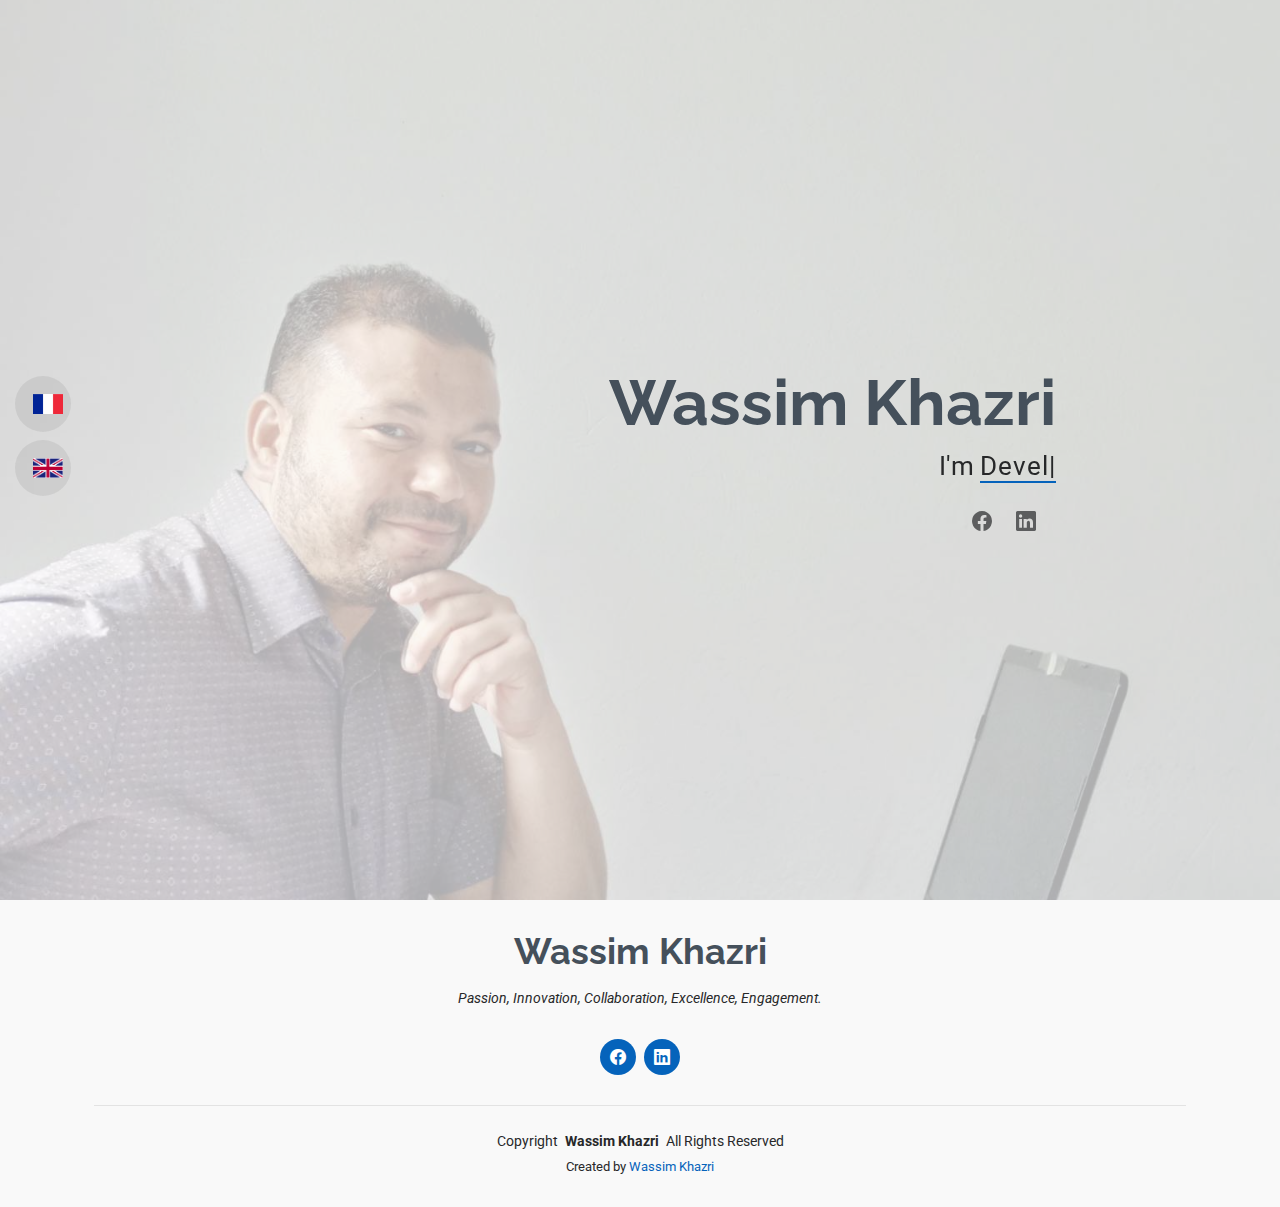
<file: index.html>
<!DOCTYPE html>
<html lang="en">

<head>
  <meta charset="utf-8">
  <meta content="width=device-width, initial-scale=1.0" name="viewport">
  <title>Pear - MyResume</title>
  <meta content="" name="description">
  <meta content="" name="keywords">

  <!-- Favicons -->
  <link href="assets/img/pear.png" rel="icon">
  <link href="assets/img/apple-touch-icon.png" rel="apple-touch-icon">

  <!-- Fonts -->
  <link href="https://fonts.googleapis.com" rel="preconnect">
  <link href="https://fonts.gstatic.com" rel="preconnect" crossorigin>
  <link href="https://fonts.googleapis.com/css2?family=Roboto:ital,wght@0,100;0,300;0,400;0,500;0,700;0,900;1,100;1,300;1,400;1,500;1,700;1,900&family=Poppins:ital,wght@0,100;0,200;0,300;0,400;0,500;0,600;0,700;0,800;0,900;1,100;1,200;1,300;1,400;1,500;1,600;1,700;1,800;1,900&family=Raleway:ital,wght@0,100;0,200;0,300;0,400;0,500;0,600;0,700;0,800;0,900;1,100;1,200;1,300;1,400;1,500;1,600;1,700;1,800;1,900&display=swap" rel="stylesheet">

  <!-- Vendor CSS Files -->
  <link href="assets/vendor/bootstrap/css/bootstrap.min.css" rel="stylesheet">
  <link href="assets/vendor/bootstrap-icons/bootstrap-icons.css" rel="stylesheet">
  <link href="assets/vendor/aos/aos.css" rel="stylesheet">
  <link href="assets/vendor/glightbox/css/glightbox.min.css" rel="stylesheet">
  <link href="assets/vendor/swiper/swiper-bundle.min.css" rel="stylesheet">

  <!-- Main CSS File -->
  <link href="assets/css/main.css" rel="stylesheet">
</head>

<body class="index-page">

  <header id="header" class="header d-flex flex-column justify-content-center">

    <i class="header-toggle d-xl-none bi bi-list"></i>

    <nav id="navmenu" class="navmenu">
      <ul>
        <li><a href="french.html"><img src="assets/img/fr.png" alt="French flag" class="flag-icon"><span>Version française</span></a></li>
        <li><a href="english.html"><img src="assets/img/uk.png" alt="English flag" class="flag-icon"><span>English version</span></a></li>
      </ul>
      
    </nav>
  </header>
  <main class="main">
    <!-- Hero Section -->
    <section id="hero" class="hero section light-background">
      <img src="assets/img/wassim11.jpg" alt="">
      <div class="container" data-aos="zoom-out">
        <div class="row justify-content-center">
          <div class="col-lg-9">
            <h2>Wassim Khazri</h2>
            <p>I'm <span class="typed" data-typed-items="Developer"></span><span class="typed-cursor typed-cursor--blink" aria-hidden="true"></span></p>
            <div class="social-links">
              <a href="https://www.facebook.com/wassim.khazri.106" target="_blank"><i class="bi bi-facebook"></i></a>
              <a href="https://www.linkedin.com/in/wassim-khazri-ab923a14b/" target="_blank"><i class="bi bi-linkedin"></i></a>
            </div>
          </div>
        </div>
      </div>

    </section>
  </main>
  <footer id="footer" class="footer position-relative light-background">
    <div class="container">
      <h3 class="sitename">Wassim Khazri</h3>
      <p>Passion, Innovation, Collaboration, Excellence, Engagement.</p>
      <div class="social-links d-flex justify-content-center">
        <!-- <a href=""><i class="bi bi-twitter-x"></i></a>
        <a href=""><i class="bi bi-instagram"></i></a>
        <a href=""><i class="bi bi-skype"></i></a> -->
        <a href="https://www.facebook.com/wassim.khazri.106" target="_blank"><i class="bi bi-facebook"></i></a>
        <a href="https://www.linkedin.com/in/wassim-khazri-ab923a14b/" target="_blank"><i class="bi bi-linkedin"></i></a>
      </div>
      <div class="container">
        <div class="copyright">
          <span>Copyright</span> <strong class="px-1 sitename">Wassim Khazri</strong> <span>All Rights Reserved</span>
        </div>
        <div class="credits">
          <!-- All the links in the footer should remain intact. -->
          <!-- You can delete the links only if you've purchased the pro version. -->
          <!-- Licensing information: https://bootstrapmade.com/license/ -->
          <!-- Purchase the pro version with working PHP/AJAX contact form: [buy-url] -->
          Created by <a href="https://www.linkedin.com/in/wassim-khazri-ab923a14b/" target="_blank">Wassim Khazri</a>
        </div>
      </div>
    </div>
  </footer>

  <!-- Scroll Top -->
  <a href="#" id="scroll-top" class="scroll-top d-flex align-items-center justify-content-center"><i class="bi bi-arrow-up-short"></i></a>

  <!-- Preloader -->
  <div id="preloader"></div>

  <!-- Vendor JS Files -->
  <script src="assets/vendor/bootstrap/js/bootstrap.bundle.min.js"></script>
  <script src="assets/vendor/php-email-form/validate.js"></script>
  <script src="assets/vendor/aos/aos.js"></script>
  <script src="assets/vendor/typed.js/typed.umd.js"></script>
  <script src="assets/vendor/purecounter/purecounter_vanilla.js"></script>
  <script src="assets/vendor/waypoints/noframework.waypoints.js"></script>
  <script src="assets/vendor/glightbox/js/glightbox.min.js"></script>
  <script src="assets/vendor/imagesloaded/imagesloaded.pkgd.min.js"></script>
  <script src="assets/vendor/isotope-layout/isotope.pkgd.min.js"></script>
  <script src="assets/vendor/swiper/swiper-bundle.min.js"></script>

  <!-- Main JS File -->
  <script src="assets/js/main.js"></script>

</body>

</html>
</file>
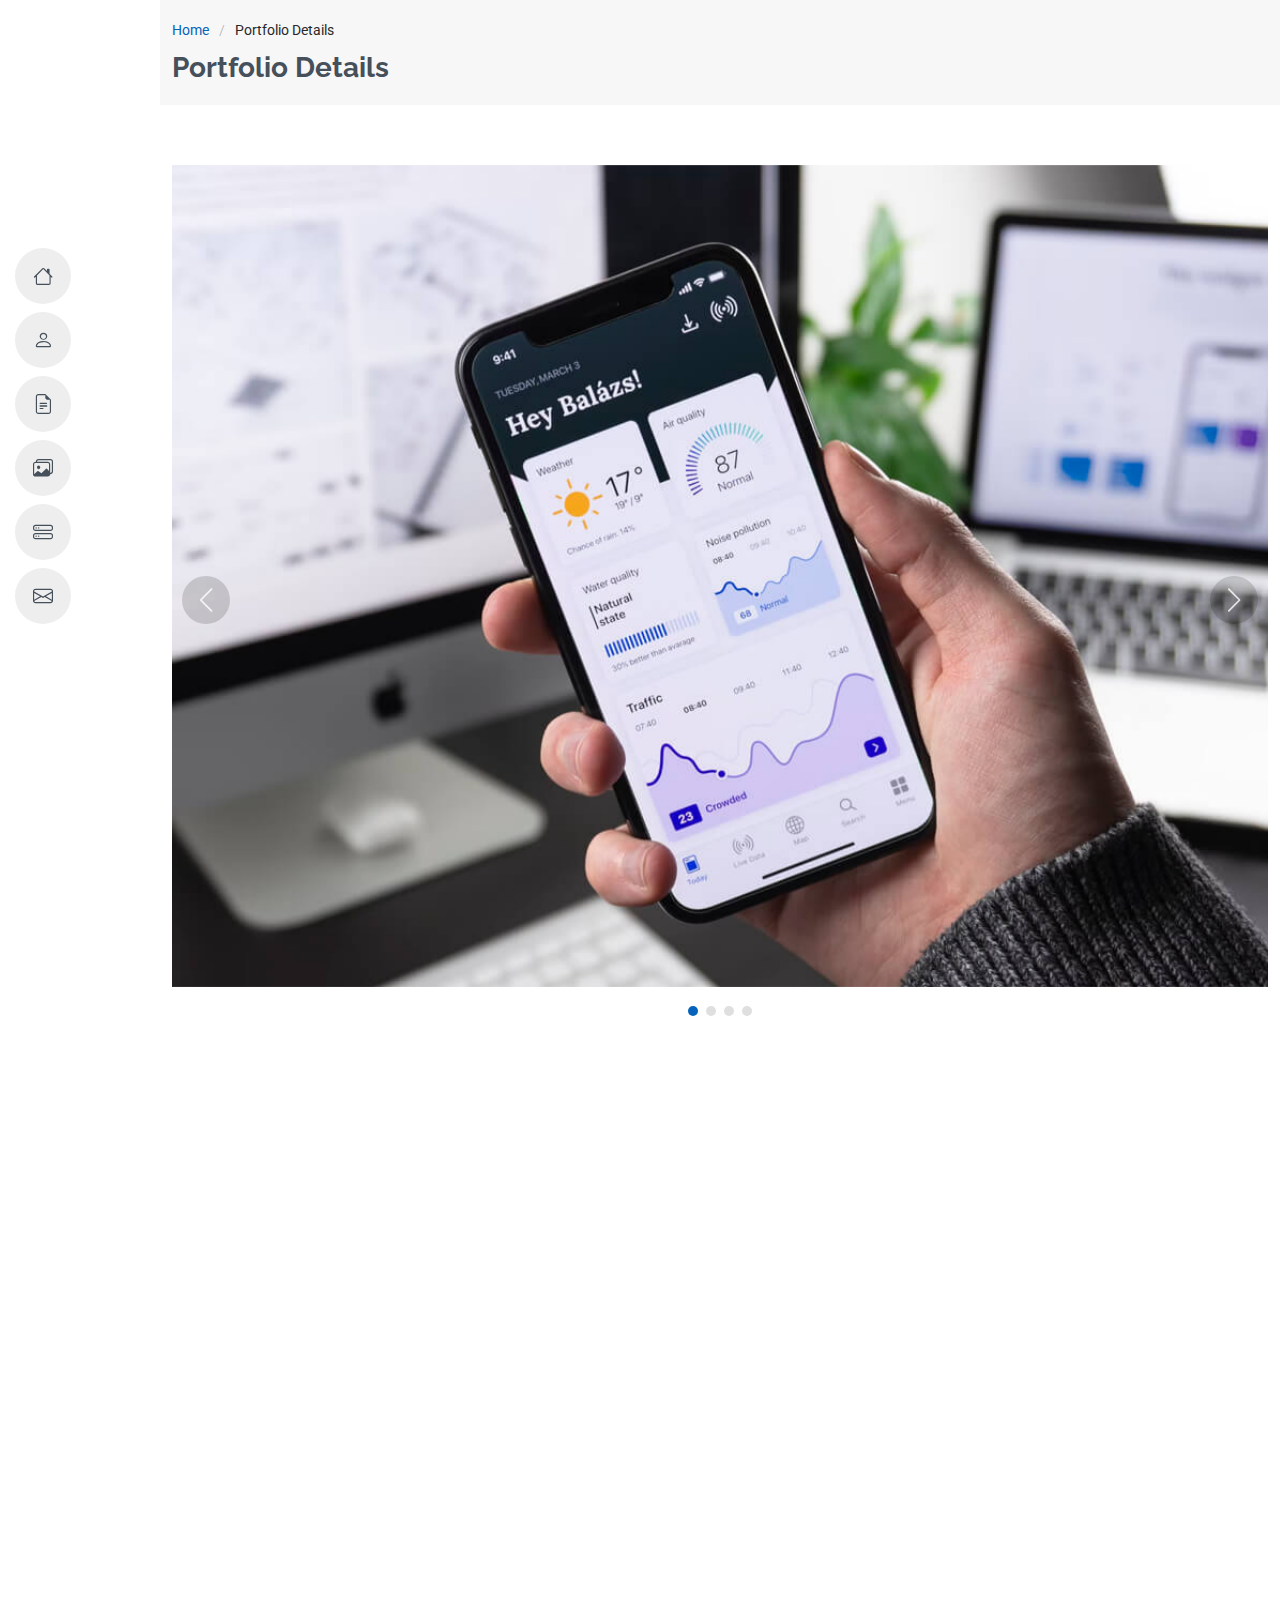
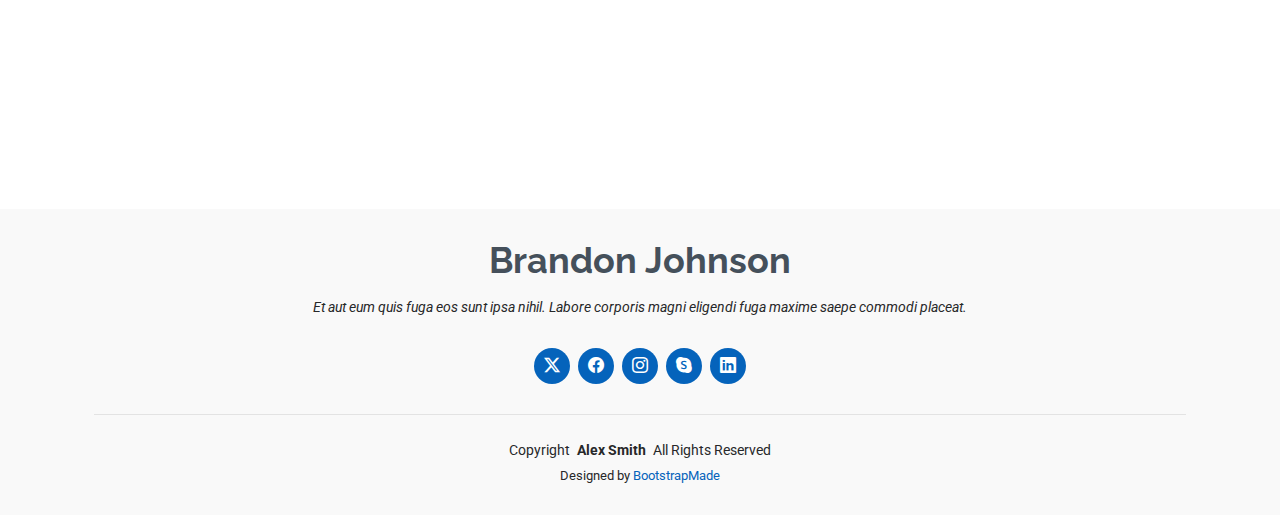
<file: portfolio-details.html>
<!DOCTYPE html>
<html lang="en">

<head>
  <meta charset="utf-8">
  <meta content="width=device-width, initial-scale=1.0" name="viewport">
  <title>Portfolio Details - MyResume Bootstrap Template</title>
  <meta content="" name="description">
  <meta content="" name="keywords">

  <!-- Favicons -->
  <link href="assets/img/favicon.png" rel="icon">
  <link href="assets/img/apple-touch-icon.png" rel="apple-touch-icon">

  <!-- Fonts -->
  <link href="https://fonts.googleapis.com" rel="preconnect">
  <link href="https://fonts.gstatic.com" rel="preconnect" crossorigin>
  <link href="https://fonts.googleapis.com/css2?family=Roboto:ital,wght@0,100;0,300;0,400;0,500;0,700;0,900;1,100;1,300;1,400;1,500;1,700;1,900&family=Poppins:ital,wght@0,100;0,200;0,300;0,400;0,500;0,600;0,700;0,800;0,900;1,100;1,200;1,300;1,400;1,500;1,600;1,700;1,800;1,900&family=Raleway:ital,wght@0,100;0,200;0,300;0,400;0,500;0,600;0,700;0,800;0,900;1,100;1,200;1,300;1,400;1,500;1,600;1,700;1,800;1,900&display=swap" rel="stylesheet">

  <!-- Vendor CSS Files -->
  <link href="assets/vendor/bootstrap/css/bootstrap.min.css" rel="stylesheet">
  <link href="assets/vendor/bootstrap-icons/bootstrap-icons.css" rel="stylesheet">
  <link href="assets/vendor/aos/aos.css" rel="stylesheet">
  <link href="assets/vendor/glightbox/css/glightbox.min.css" rel="stylesheet">
  <link href="assets/vendor/swiper/swiper-bundle.min.css" rel="stylesheet">

  <!-- Main CSS File -->
  <link href="assets/css/main.css" rel="stylesheet">

  <!-- =======================================================
  * Template Name: MyResume
  * Template URL: https://bootstrapmade.com/free-html-bootstrap-template-my-resume/
  * Updated: Jun 29 2024 with Bootstrap v5.3.3
  * Author: BootstrapMade.com
  * License: https://bootstrapmade.com/license/
  ======================================================== -->
</head>

<body class="portfolio-details-page">

  <header id="header" class="header d-flex flex-column justify-content-center">

    <i class="header-toggle d-xl-none bi bi-list"></i>

    <nav id="navmenu" class="navmenu">
      <ul>
        <li><a href="#hero"><i class="bi bi-house navicon"></i><span>Home</span></a></li>
        <li><a href="#about"><i class="bi bi-person navicon"></i><span>About</span></a></li>
        <li><a href="#resume"><i class="bi bi-file-earmark-text navicon"></i><span>Resume</span></a></li>
        <li><a href="#portfolio"><i class="bi bi-images navicon"></i><span>Portfolio</span></a></li>
        <li><a href="#services"><i class="bi bi-hdd-stack navicon"></i><span>Services</span></a></li>
        <li><a href="#contact"><i class="bi bi-envelope navicon"></i><span>Contact</span></a></li>
      </ul>
    </nav>

  </header>

  <main class="main">

    <!-- Page Title -->
    <div class="page-title" data-aos="fade">
      <div class="container">
        <nav class="breadcrumbs">
          <ol>
            <li><a href="index.html">Home</a></li>
            <li class="current">Portfolio Details</li>
          </ol>
        </nav>
        <h1>Portfolio Details</h1>
      </div>
    </div><!-- End Page Title -->

    <!-- Portfolio Details Section -->
    <section id="portfolio-details" class="portfolio-details section">

      <div class="container" data-aos="fade-up">

        <div class="portfolio-details-slider swiper init-swiper">
          <script type="application/json" class="swiper-config">
            {
              "loop": true,
              "speed": 600,
              "autoplay": {
                "delay": 5000
              },
              "slidesPerView": "auto",
              "navigation": {
                "nextEl": ".swiper-button-next",
                "prevEl": ".swiper-button-prev"
              },
              "pagination": {
                "el": ".swiper-pagination",
                "type": "bullets",
                "clickable": true
              }
            }
          </script>
          <div class="swiper-wrapper align-items-center">

            <div class="swiper-slide">
              <img src="assets/img/portfolio/app-1.jpg" alt="">
            </div>

            <div class="swiper-slide">
              <img src="assets/img/portfolio/product-1.jpg" alt="">
            </div>

            <div class="swiper-slide">
              <img src="assets/img/portfolio/branding-1.jpg" alt="">
            </div>

            <div class="swiper-slide">
              <img src="assets/img/portfolio/books-1.jpg" alt="">
            </div>

          </div>
          <div class="swiper-button-prev"></div>
          <div class="swiper-button-next"></div>
          <div class="swiper-pagination"></div>
        </div>

        <div class="row justify-content-between gy-4 mt-4">

          <div class="col-lg-8" data-aos="fade-up">
            <div class="portfolio-description">
              <h2>This is an example of portfolio details</h2>
              <p>
                Autem ipsum nam porro corporis rerum. Quis eos dolorem eos itaque inventore commodi labore quia quia. Exercitationem repudiandae officiis neque suscipit non officia eaque itaque enim. Voluptatem officia accusantium nesciunt est omnis tempora consectetur dignissimos. Sequi nulla at esse enim cum deserunt eius.
              </p>
              <p>
                Amet consequatur qui dolore veniam voluptatem voluptatem sit. Non aspernatur atque natus ut cum nam et. Praesentium error dolores rerum minus sequi quia veritatis eum. Eos et doloribus doloremque nesciunt molestiae laboriosam.
              </p>

              <div class="testimonial-item">
                <p>
                  <i class="bi bi-quote quote-icon-left"></i>
                  <span>Export tempor illum tamen malis malis eram quae irure esse labore quem cillum quid cillum eram malis quorum velit fore eram velit sunt aliqua noster fugiat irure amet legam anim culpa.</span>
                  <i class="bi bi-quote quote-icon-right"></i>
                </p>
                <div>
                  <img src="assets/img/testimonials/testimonials-2.jpg" class="testimonial-img" alt="">
                  <h3>Sara Wilsson</h3>
                  <h4>Designer</h4>
                </div>
              </div>

              <p>
                Impedit ipsum quae et aliquid doloribus et voluptatem quasi. Perspiciatis occaecati earum et magnam animi. Quibusdam non qui ea vitae suscipit vitae sunt. Repudiandae incidunt cumque minus deserunt assumenda tempore. Delectus voluptas necessitatibus est.
              </p>

              <p>
                Sunt voluptatum sapiente facilis quo odio aut ipsum repellat debitis. Molestiae et autem libero. Explicabo et quod necessitatibus similique quis dolor eum. Numquam eaque praesentium rem et qui nesciunt.
              </p>

            </div>
          </div>

          <div class="col-lg-3" data-aos="fade-up" data-aos-delay="100">
            <div class="portfolio-info">
              <h3>Project information</h3>
              <ul>
                <li><strong>Category</strong> Web design</li>
                <li><strong>Client</strong> ASU Company</li>
                <li><strong>Project date</strong> 01 March, 2020</li>
                <li><strong>Project URL</strong> <a href="#">www.example.com</a></li>
                <li><a href="#" class="btn-visit align-self-start">Visit Website</a></li>
              </ul>
            </div>
          </div>

        </div>

      </div>

    </section><!-- /Portfolio Details Section -->

  </main>

  <footer id="footer" class="footer position-relative light-background">
    <div class="container">
      <h3 class="sitename">Brandon Johnson</h3>
      <p>Et aut eum quis fuga eos sunt ipsa nihil. Labore corporis magni eligendi fuga maxime saepe commodi placeat.</p>
      <div class="social-links d-flex justify-content-center">
        <a href=""><i class="bi bi-twitter-x"></i></a>
        <a href=""><i class="bi bi-facebook"></i></a>
        <a href=""><i class="bi bi-instagram"></i></a>
        <a href=""><i class="bi bi-skype"></i></a>
        <a href=""><i class="bi bi-linkedin"></i></a>
      </div>
      <div class="container">
        <div class="copyright">
          <span>Copyright</span> <strong class="px-1 sitename">Alex Smith</strong> <span>All Rights Reserved</span>
        </div>
        <div class="credits">
          <!-- All the links in the footer should remain intact. -->
          <!-- You can delete the links only if you've purchased the pro version. -->
          <!-- Licensing information: https://bootstrapmade.com/license/ -->
          <!-- Purchase the pro version with working PHP/AJAX contact form: [buy-url] -->
          Designed by <a href="https://bootstrapmade.com/">BootstrapMade</a>
        </div>
      </div>
    </div>
  </footer>

  <!-- Scroll Top -->
  <a href="#" id="scroll-top" class="scroll-top d-flex align-items-center justify-content-center"><i class="bi bi-arrow-up-short"></i></a>

  <!-- Preloader -->
  <div id="preloader"></div>

  <!-- Vendor JS Files -->
  <script src="assets/vendor/bootstrap/js/bootstrap.bundle.min.js"></script>
  <script src="assets/vendor/php-email-form/validate.js"></script>
  <script src="assets/vendor/aos/aos.js"></script>
  <script src="assets/vendor/typed.js/typed.umd.js"></script>
  <script src="assets/vendor/purecounter/purecounter_vanilla.js"></script>
  <script src="assets/vendor/waypoints/noframework.waypoints.js"></script>
  <script src="assets/vendor/glightbox/js/glightbox.min.js"></script>
  <script src="assets/vendor/imagesloaded/imagesloaded.pkgd.min.js"></script>
  <script src="assets/vendor/isotope-layout/isotope.pkgd.min.js"></script>
  <script src="assets/vendor/swiper/swiper-bundle.min.js"></script>

  <!-- Main JS File -->
  <script src="assets/js/main.js"></script>

</body>

</html>
</file>
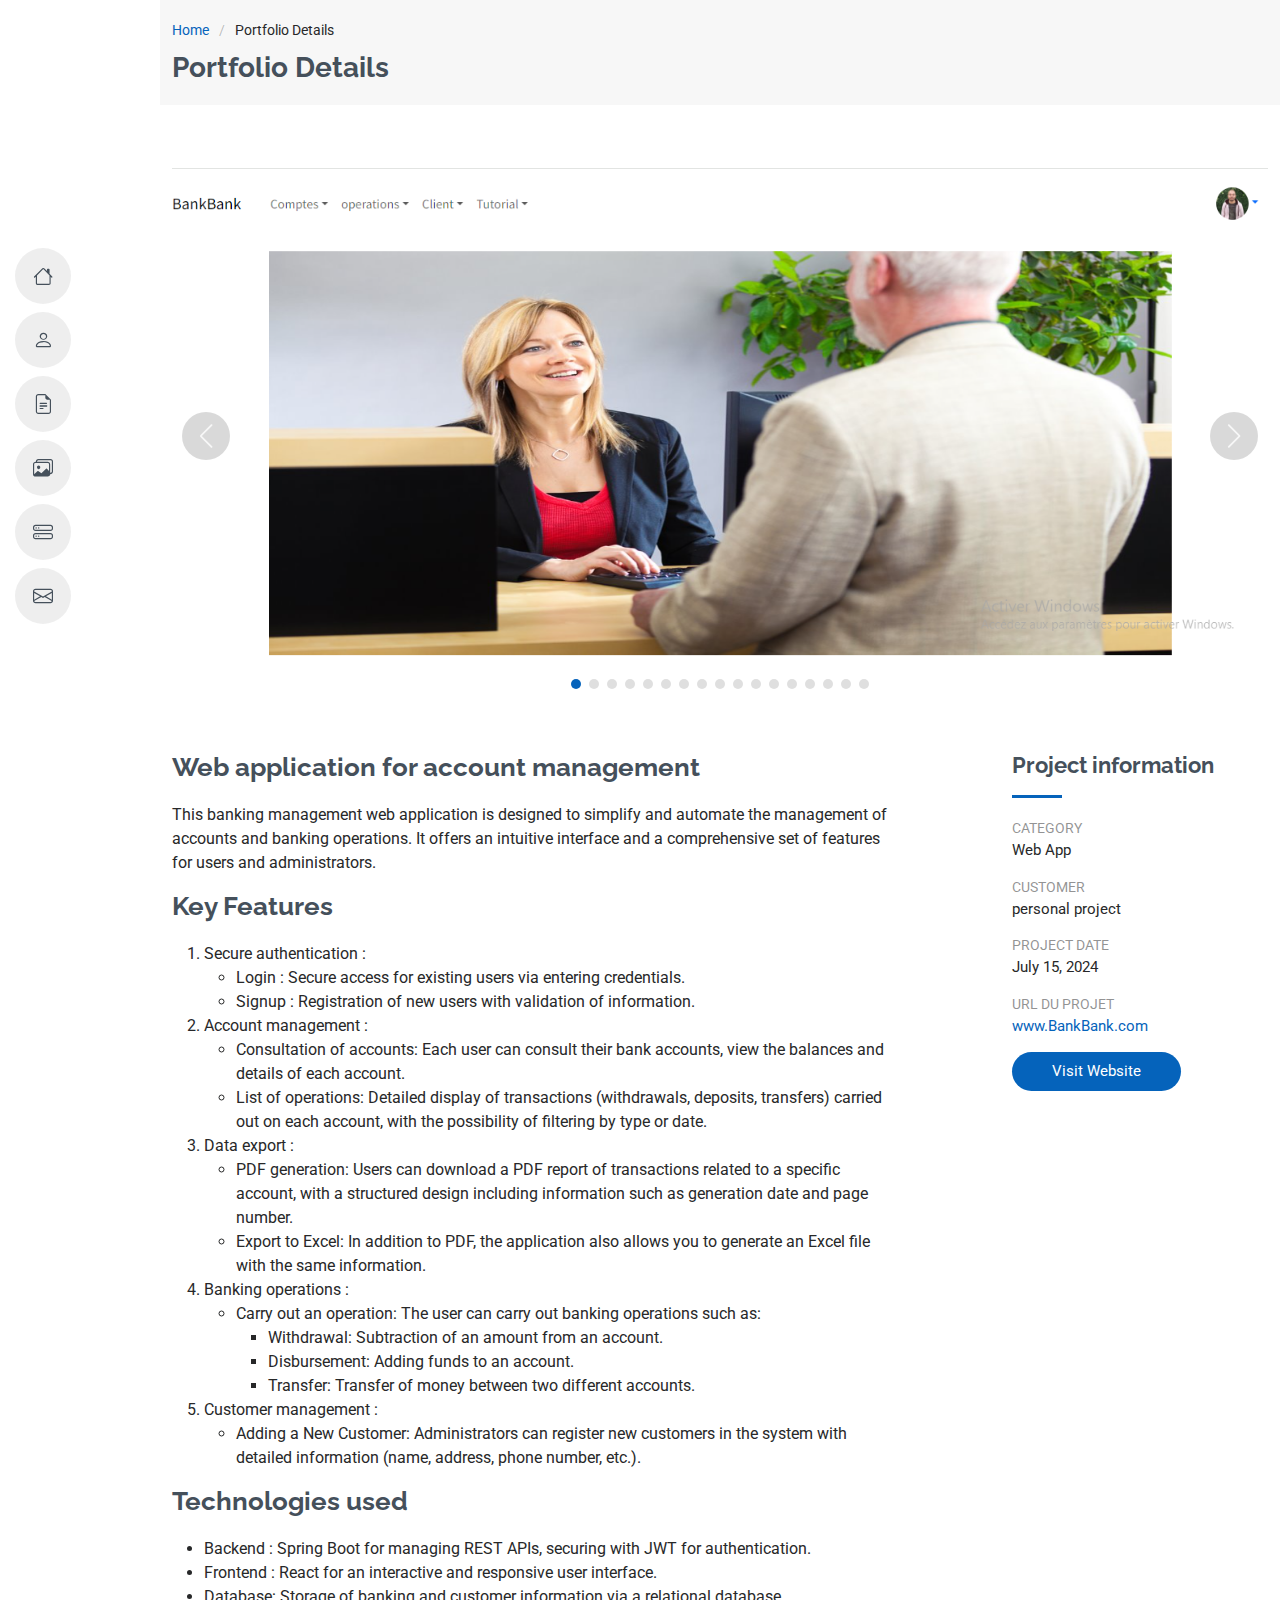
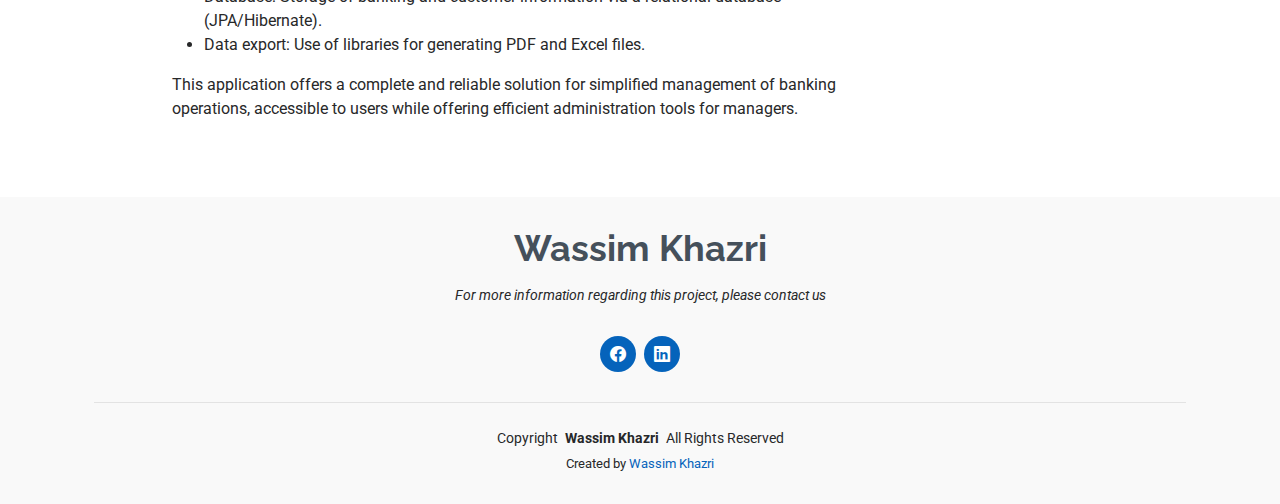
<file: project1-details.html>
<!DOCTYPE html>
<html lang="en">

<head>
  <meta charset="utf-8">
  <meta content="width=device-width, initial-scale=1.0" name="viewport">
  <title>Portfolio Details - MyResume</title>
  <meta content="" name="description">
  <meta content="" name="keywords">

  <!-- Favicons -->
  <link href="assets/img/pear.png" rel="icon">
  <link href="assets/img/apple-touch-icon.png" rel="apple-touch-icon">

  <!-- Fonts -->
  <link href="https://fonts.googleapis.com" rel="preconnect">
  <link href="https://fonts.gstatic.com" rel="preconnect" crossorigin>
  <link href="https://fonts.googleapis.com/css2?family=Roboto:ital,wght@0,100;0,300;0,400;0,500;0,700;0,900;1,100;1,300;1,400;1,500;1,700;1,900&family=Poppins:ital,wght@0,100;0,200;0,300;0,400;0,500;0,600;0,700;0,800;0,900;1,100;1,200;1,300;1,400;1,500;1,600;1,700;1,800;1,900&family=Raleway:ital,wght@0,100;0,200;0,300;0,400;0,500;0,600;0,700;0,800;0,900;1,100;1,200;1,300;1,400;1,500;1,600;1,700;1,800;1,900&display=swap" rel="stylesheet">

  <!-- Vendor CSS Files -->
  <link href="assets/vendor/bootstrap/css/bootstrap.min.css" rel="stylesheet">
  <link href="assets/vendor/bootstrap-icons/bootstrap-icons.css" rel="stylesheet">
  <link href="assets/vendor/aos/aos.css" rel="stylesheet">
  <link href="assets/vendor/glightbox/css/glightbox.min.css" rel="stylesheet">
  <link href="assets/vendor/swiper/swiper-bundle.min.css" rel="stylesheet">

  <!-- Main CSS File -->
  <link href="assets/css/main.css" rel="stylesheet">
</head>

<body class="portfolio-details-page">

  <header id="header" class="header d-flex flex-column justify-content-center">

    <i class="header-toggle d-xl-none bi bi-list"></i>

    <nav id="navmenu" class="navmenu">
      <ul>
        <li><a href="index.html#hero"><i class="bi bi-house navicon"></i><span>Home</span></a></li>
        <li><a href="index.html#about"><i class="bi bi-person navicon"></i><span>About</span></a></li>
        <li><a href="index.html#resume"><i class="bi bi-file-earmark-text navicon"></i><span>Resume</span></a></li>
        <li><a href="index.html#portfolio"><i class="bi bi-images navicon"></i><span>Portfolio</span></a></li>
        <li><a href="index.html#services"><i class="bi bi-hdd-stack navicon"></i><span>Services</span></a></li>
        <li><a href="index.html#contact"><i class="bi bi-envelope navicon"></i><span>Contact</span></a></li>
      </ul>
    </nav>

  </header>


  <main class="main">

    <!-- Page Title -->
    <div class="page-title" data-aos="fade">
      <div class="container">
        <nav class="breadcrumbs">
          <ol>
            <li><a href="index.html">Home</a></li>
            <li class="current">Portfolio Details</li>
          </ol>
        </nav>
        <h1>Portfolio Details</h1>
      </div>
    </div><!-- End Page Title -->

    <!-- Portfolio Details Section -->
    <section id="portfolio-details" class="portfolio-details section">

      <div class="container" data-aos="fade-up">

        <div class="portfolio-details-slider swiper init-swiper">
          <script type="application/json" class="swiper-config">
            {
              "loop": true,
              "speed": 600,
              "autoplay": {
                "delay": 5000
              },
              "slidesPerView": "auto",
              "navigation": {
                "nextEl": ".swiper-button-next",
                "prevEl": ".swiper-button-prev"
              },
              "pagination": {
                "el": ".swiper-pagination",
                "type": "bullets",
                "clickable": true
              }
            }
          </script>
          <div class="swiper-wrapper align-items-center">

            <div class="swiper-slide">
              <img src="assets/img/project1/acceuil.png" alt="">
            </div>

            <div class="swiper-slide">
                <img src="assets/img/project1/login.png" alt="">
            </div>

            <div class="swiper-slide">
              <img src="assets/img/project1/logout.png" alt="">
            </div>

            <div class="swiper-slide">
              <img src="assets/img/project1/signup.png" alt="">
            </div>

            <div class="swiper-slide">
              <img src="assets/img/project1/newclient.png" alt="">
            </div>

            <div class="swiper-slide">
                <img src="assets/img/project1/addnewaccount.png" alt="">
              </div>
  
              <div class="swiper-slide">
                <img src="assets/img/project1/consultercompte.png" alt="">
              </div>
  
              <div class="swiper-slide">
                <img src="assets/img/project1/detailsdecompte.png" alt="">
              </div>
  
              <div class="swiper-slide">
                <img src="assets/img/project1/listedesoperation.png" alt="">
              </div>

              <div class="swiper-slide">
                <img src="assets/img/project1/listeoperationpdf.png" alt="">
              </div>
  
              <div class="swiper-slide">
                <img src="assets/img/project1/listeoperationexcel.png" alt="">
              </div>
  
              <div class="swiper-slide">
                <img src="assets/img/project1/operation.png" alt="">
              </div>
  
              <div class="swiper-slide">
                <img src="assets/img/project1/comptes.png" alt="">
              </div>
  
              <div class="swiper-slide">
                  <img src="assets/img/project1/cpteparmoi.png" alt="">
                </div>
    
                <div class="swiper-slide">
                  <img src="assets/img/project1/dash1.png" alt="">
                </div>
    
                <div class="swiper-slide">
                  <img src="assets/img/project1/dash2.png" alt="">
                </div>
    
                <div class="swiper-slide">
                  <img src="assets/img/project1/linechart.png" alt="">
                </div>

          </div>
          <div class="swiper-button-prev"></div>
          <div class="swiper-button-next"></div>
          <div class="swiper-pagination"></div>
        </div>

        <div class="row justify-content-between gy-4 mt-4">

          <div class="col-lg-8" data-aos="fade-up">
            <div class="portfolio-description">
              <h2>Web application for account management</h2>
              <p>
                This banking management web application is designed to simplify and automate the management of accounts and banking operations. It offers an intuitive interface and a comprehensive set of features for users and administrators.
              </p>
              <p>
                <h2>Key Features</h2>
                <ol>
                    <li>Secure authentication :
                        <ul>
                            <li>Login : Secure access for existing users via entering credentials.</li>
                            <li>Signup : Registration of new users with validation of information.</li>
                        </ul>
                    </li>
                    <li>Account management :
                        <ul>
                        <li>Consultation of accounts: Each user can consult their bank accounts, view the balances and details of each account.</li>
                        <li>List of operations: Detailed display of transactions (withdrawals, deposits, transfers) carried out on each account, with the possibility of filtering by type or date.</li>
                        </ul>    
                    </li>
                    <li>Data export :
                       <ul>
                        <li>PDF generation: Users can download a PDF report of transactions related to a specific account, with a structured design including information such as generation date and page number.</li>
                        <li>Export to Excel: In addition to PDF, the application also allows you to generate an Excel file with the same information.</li>
                       </ul>
                    </li>
                    <li>Banking operations :
                        <ul>
                            <li>Carry out an operation: The user can carry out banking operations such as:
                                <ul>
                                    <li>Withdrawal: Subtraction of an amount from an account.</li>
                                    <li>Disbursement: Adding funds to an account.</li>
                                    <li>Transfer: Transfer of money between two different accounts.</li>
                                </ul>
                            </li>                      
                        </ul>
                    </li>
                    <li>Customer management :
                        <ul>
                            <li>Adding a New Customer: Administrators can register new customers in the system with detailed information (name, address, phone number, etc.).
                            </li>
                        </ul>
                    </li>
                </ol>
              </p>
                 <p>
                    <h2>Technologies used</h2>
                    <ul>
                        <li>Backend : Spring Boot for managing REST APIs, securing with JWT for authentication.</li>
                        <li>Frontend : React for an interactive and responsive user interface.</li>
                        <li>Database: Storage of banking and customer information via a relational database (JPA/Hibernate).</li>
                        <li>Data export: Use of libraries for generating PDF and Excel files.</li>
                    </ul>
                 </p>
                 <P>
                    This application offers a complete and reliable solution for simplified management of banking operations, accessible to users while offering efficient administration tools for managers.
                 </P>
            </div>
          </div>
          <div class="col-lg-3" data-aos="fade-up" data-aos-delay="100">
            <div class="portfolio-info">
              <h3>Project information</h3>
              <ul>
                <li><strong>Category</strong> Web App</li>
                <li><strong>Customer</strong> personal project</li>
                <li><strong>Project date</strong> July 15, 2024</li>
                <li><strong>URL du projet</strong> <a href="https://github.com/wassimkhazri1/gestion-des-comptes/tree/spring" target="_blank">www.BankBank.com</a></li>
                <li><a href="https://github.com/wassimkhazri1/gestion-des-comptes/tree/master" class="btn-visit align-self-start" target="_blank">Visit Website</a></li>
              </ul>
            </div>
          </div>

        </div>

      </div>

    </section><!-- /Portfolio Details Section -->

  </main>
  <footer id="footer" class="footer position-relative light-background">
    <div class="container">
      <h3 class="sitename">Wassim Khazri</h3>
      <p>For more information regarding this project, please contact us</p>
      <div class="social-links d-flex justify-content-center">
        <a href="https://www.facebook.com/wassim.khazri.106" target="_blank"><i class="bi bi-facebook"></i></a>
        <a href="https://www.linkedin.com/in/wassim-khazri-ab923a14b/" target="_blank"><i class="bi bi-linkedin"></i></a>
      </div>
      <div class="container">
        <div class="copyright">
          <span>Copyright</span> <strong class="px-1 sitename">Wassim Khazri</strong> <span>All Rights Reserved</span>
        </div>
        <div class="credits">
          <!-- All the links in the footer should remain intact. -->
          <!-- You can delete the links only if you've purchased the pro version. -->
          <!-- Licensing information: https://bootstrapmade.com/license/ -->
          <!-- Purchase the pro version with working PHP/AJAX contact form: [buy-url] -->
          Created by <a href="https://www.linkedin.com/in/wassim-khazri-ab923a14b/" target="_blank">Wassim Khazri</a>
        </div>
      </div>
    </div>
  </footer>

  <!-- Scroll Top -->
  <a href="#" id="scroll-top" class="scroll-top d-flex align-items-center justify-content-center"><i class="bi bi-arrow-up-short"></i></a>

  <!-- Preloader -->
  <div id="preloader"></div>

  <!-- Vendor JS Files -->
  <script src="assets/vendor/bootstrap/js/bootstrap.bundle.min.js"></script>
  <script src="assets/vendor/php-email-form/validate.js"></script>
  <script src="assets/vendor/aos/aos.js"></script>
  <script src="assets/vendor/typed.js/typed.umd.js"></script>
  <script src="assets/vendor/purecounter/purecounter_vanilla.js"></script>
  <script src="assets/vendor/waypoints/noframework.waypoints.js"></script>
  <script src="assets/vendor/glightbox/js/glightbox.min.js"></script>
  <script src="assets/vendor/imagesloaded/imagesloaded.pkgd.min.js"></script>
  <script src="assets/vendor/isotope-layout/isotope.pkgd.min.js"></script>
  <script src="assets/vendor/swiper/swiper-bundle.min.js"></script>

  <!-- Main JS File -->
  <script src="assets/js/main.js"></script>

</body>

</html>
</file>
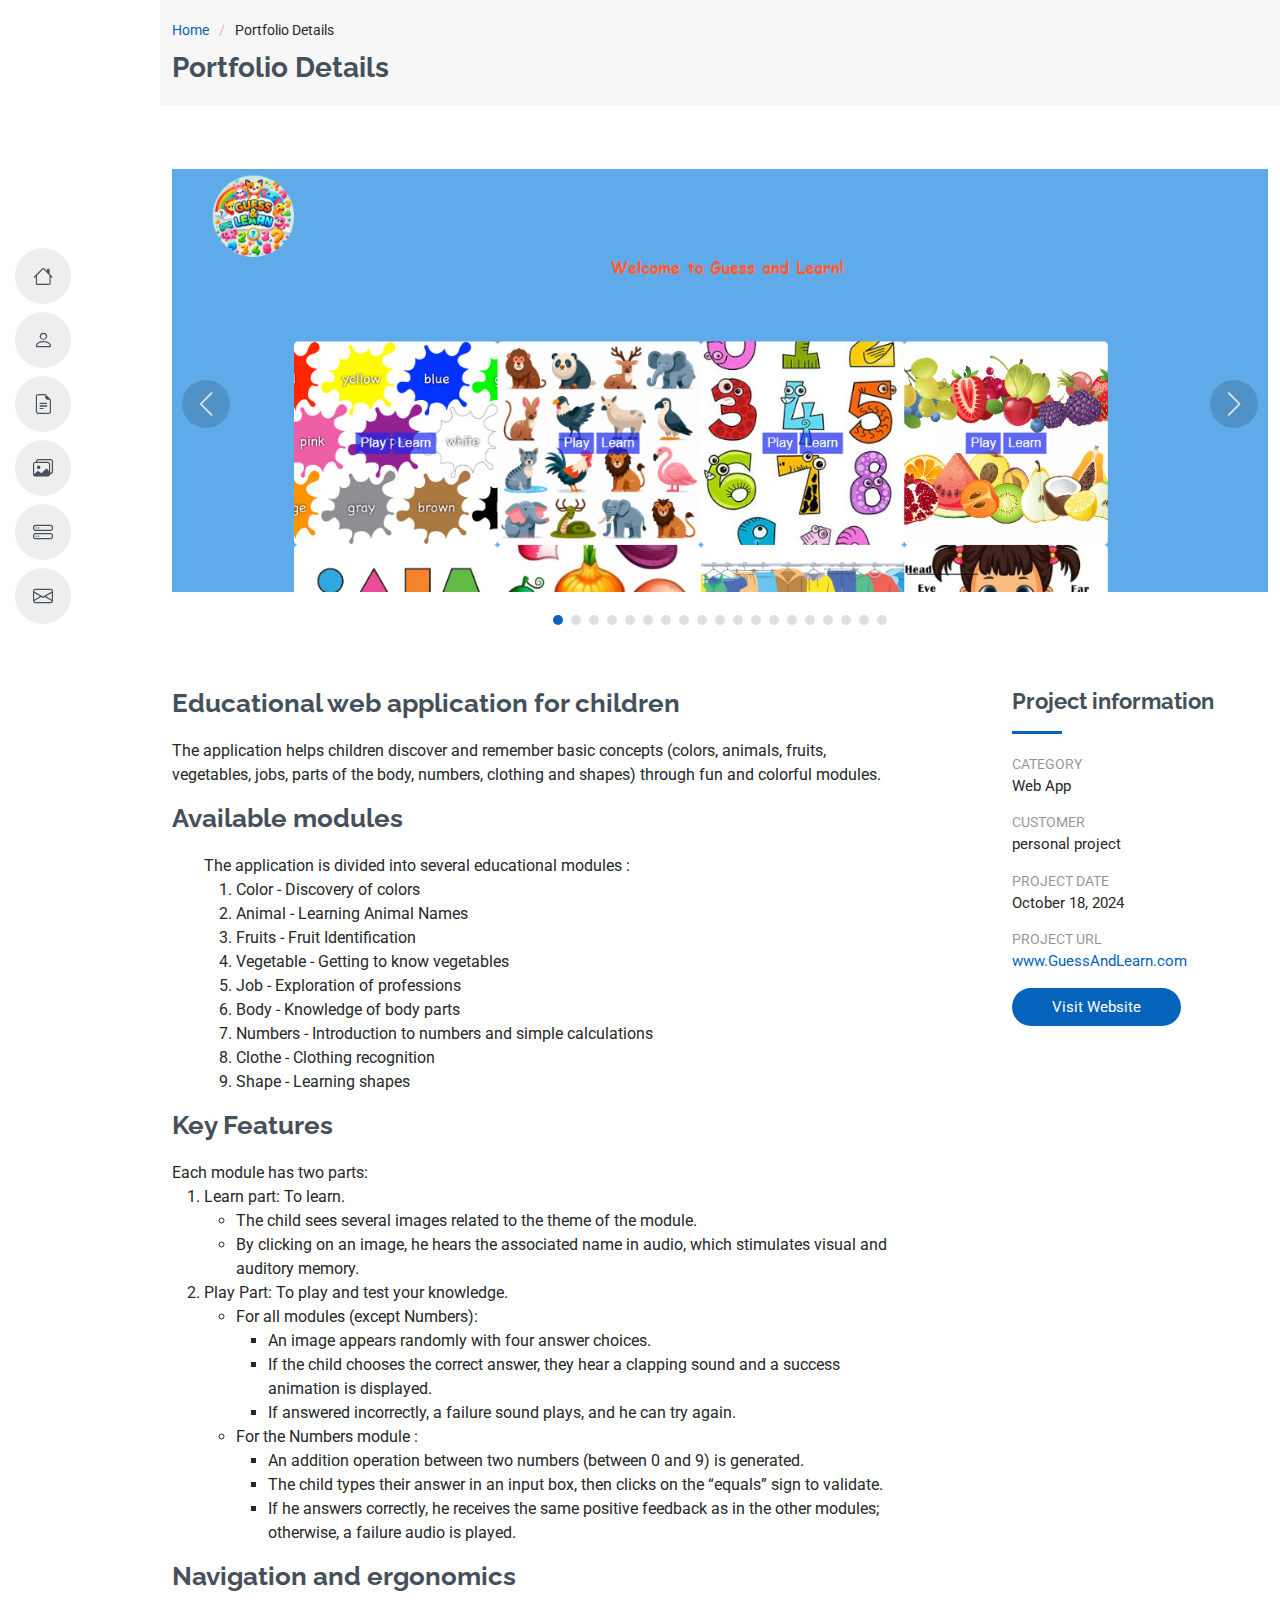
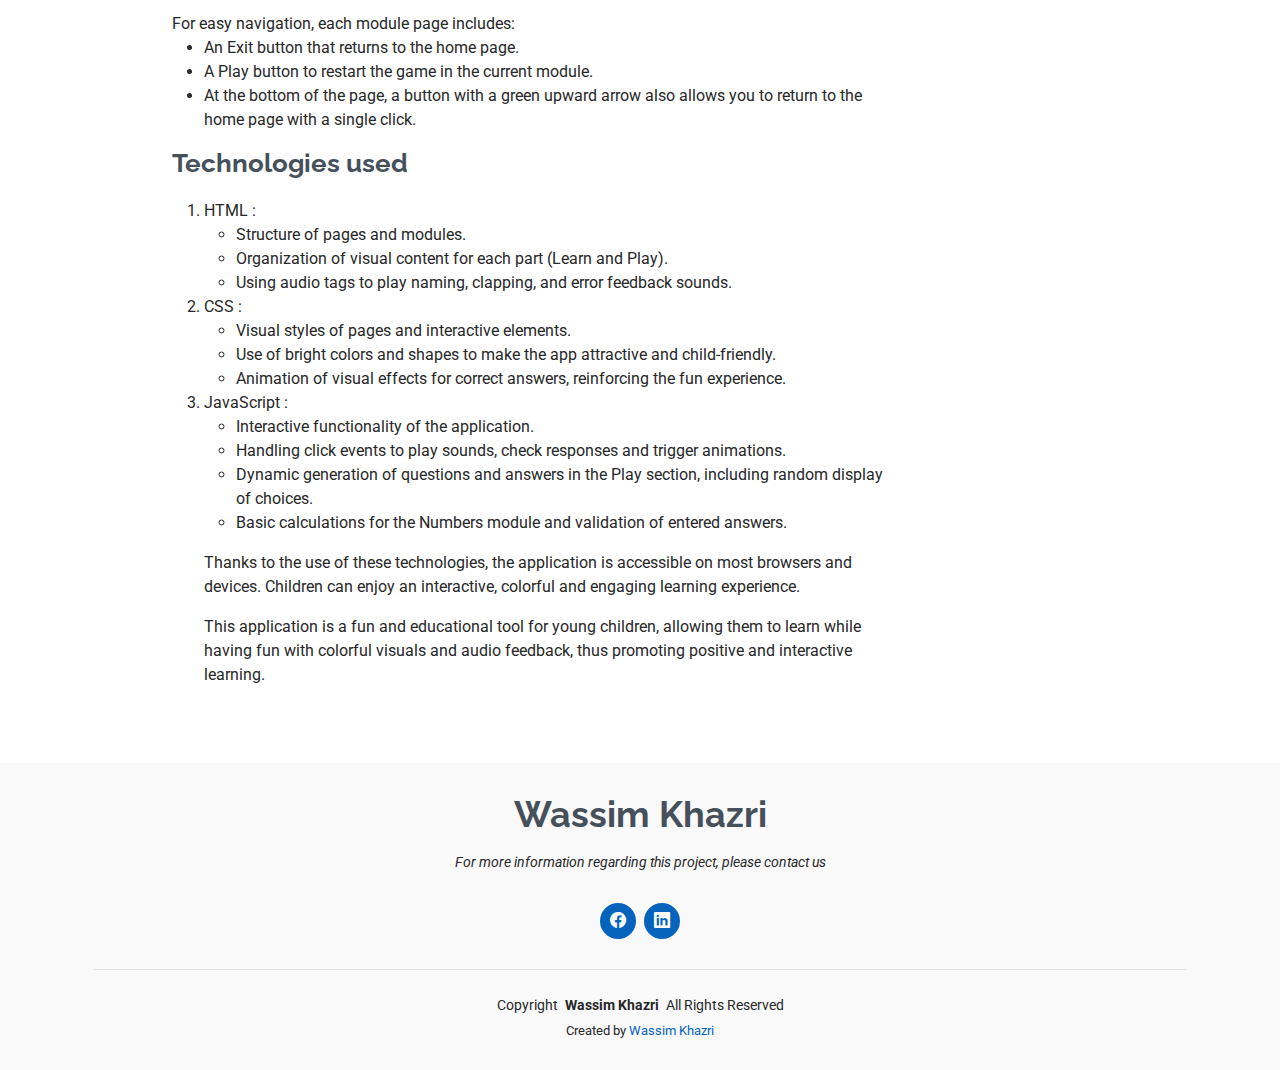
<file: project2-details.html>
<!DOCTYPE html>
<html lang="en">

<head>
  <meta charset="utf-8">
  <meta content="width=device-width, initial-scale=1.0" name="viewport">
  <title>Portfolio Details - MyResume</title>
  <meta content="" name="description">
  <meta content="" name="keywords">

  <!-- Favicons -->
  <link href="assets/img/pear.png" rel="icon">
  <link href="assets/img/apple-touch-icon.png" rel="apple-touch-icon">

  <!-- Fonts -->
  <link href="https://fonts.googleapis.com" rel="preconnect">
  <link href="https://fonts.gstatic.com" rel="preconnect" crossorigin>
  <link href="https://fonts.googleapis.com/css2?family=Roboto:ital,wght@0,100;0,300;0,400;0,500;0,700;0,900;1,100;1,300;1,400;1,500;1,700;1,900&family=Poppins:ital,wght@0,100;0,200;0,300;0,400;0,500;0,600;0,700;0,800;0,900;1,100;1,200;1,300;1,400;1,500;1,600;1,700;1,800;1,900&family=Raleway:ital,wght@0,100;0,200;0,300;0,400;0,500;0,600;0,700;0,800;0,900;1,100;1,200;1,300;1,400;1,500;1,600;1,700;1,800;1,900&display=swap" rel="stylesheet">

  <!-- Vendor CSS Files -->
  <link href="assets/vendor/bootstrap/css/bootstrap.min.css" rel="stylesheet">
  <link href="assets/vendor/bootstrap-icons/bootstrap-icons.css" rel="stylesheet">
  <link href="assets/vendor/aos/aos.css" rel="stylesheet">
  <link href="assets/vendor/glightbox/css/glightbox.min.css" rel="stylesheet">
  <link href="assets/vendor/swiper/swiper-bundle.min.css" rel="stylesheet">

  <!-- Main CSS File -->
  <link href="assets/css/main.css" rel="stylesheet">
</head>

<body class="portfolio-details-page">

  <header id="header" class="header d-flex flex-column justify-content-center">

    <i class="header-toggle d-xl-none bi bi-list"></i>

    <nav id="navmenu" class="navmenu">
      <ul>
        <li><a href="index.html#hero"><i class="bi bi-house navicon"></i><span>Home</span></a></li>
        <li><a href="index.html#about"><i class="bi bi-person navicon"></i><span>About</span></a></li>
        <li><a href="index.html#resume"><i class="bi bi-file-earmark-text navicon"></i><span>Resume</span></a></li>
        <li><a href="index.html#portfolio"><i class="bi bi-images navicon"></i><span>Portfolio</span></a></li>
        <li><a href="index.html#services"><i class="bi bi-hdd-stack navicon"></i><span>Services</span></a></li>
        <li><a href="index.html#contact"><i class="bi bi-envelope navicon"></i><span>Contact</span></a></li>
      </ul>
    </nav>

  </header>


  <main class="main">

    <!-- Page Title -->
    <div class="page-title" data-aos="fade">
      <div class="container">
        <nav class="breadcrumbs">
          <ol>
            <li><a href="index.html">Home</a></li>
            <li class="current">Portfolio Details</li>
          </ol>
        </nav>
        <h1>Portfolio Details</h1>
      </div>
    </div><!-- End Page Title -->

    <!-- Portfolio Details Section -->
    <section id="portfolio-details" class="portfolio-details section">

      <div class="container" data-aos="fade-up">

        <div class="portfolio-details-slider swiper init-swiper">
          <script type="application/json" class="swiper-config">
            {
              "loop": true,
              "speed": 600,
              "autoplay": {
                "delay": 5000
              },
              "slidesPerView": "auto",
              "navigation": {
                "nextEl": ".swiper-button-next",
                "prevEl": ".swiper-button-prev"
              },
              "pagination": {
                "el": ".swiper-pagination",
                "type": "bullets",
                "clickable": true
              }
            }
          </script>
          <div class="swiper-wrapper align-items-center">

            <div class="swiper-slide">
                <img src="assets/img/project2/accueil.png" alt="">
            </div>
            <div class="swiper-slide">
                <img src="assets/img/project2/animal.png" alt="">
              </div>
              <div class="swiper-slide">
                <img src="assets/img/project2/animalplay.png" alt="">
              </div>
            <div class="swiper-slide">
                <img src="assets/img/project2/body.png" alt="">
              </div>

              <div class="swiper-slide">
                <img src="assets/img/project2/bodyplay.png" alt="">
              </div>
              <div class="swiper-slide">
                <img src="assets/img/project2/clothe.png" alt="">
              </div>
              <div class="swiper-slide">
                <img src="assets/img/project2/clotheplay.png" alt="">
              </div>            
            <div class="swiper-slide">
              <img src="assets/img/project2/color.png" alt="">
            </div>

            <div class="swiper-slide">
              <img src="assets/img/project2/colorplay.png" alt="">
            </div>

            <div class="swiper-slide">
                <img src="assets/img/project2/fruit.png" alt="">
              </div>
              <div class="swiper-slide">
                <img src="assets/img/project2/fruitplay.png" alt="">
              </div>
              <div class="swiper-slide">
                <img src="assets/img/project2/job.png" alt="">
              </div>
              <div class="swiper-slide">
                <img src="assets/img/project2/jobplay.png" alt="">
              </div>
              <div class="swiper-slide">
                <img src="assets/img/project2/number.png" alt="">
              </div>
  
              <div class="swiper-slide">
                <img src="assets/img/project2/numberplay.png" alt="">
              </div>
              <div class="swiper-slide">
                <img src="assets/img/project2/shape.png" alt="">
              </div>
  
              <div class="swiper-slide">
                <img src="assets/img/project2/shapeplay.png" alt="">
              </div>
              <div class="swiper-slide">
                <img src="assets/img/project2/vegetable.png" alt="">
              </div>
  
              <div class="swiper-slide">
                <img src="assets/img/project2/vegetableplay.png" alt="">
              </div>

          </div>
          <div class="swiper-button-prev"></div>
          <div class="swiper-button-next"></div>
          <div class="swiper-pagination"></div>
        </div>

        <div class="row justify-content-between gy-4 mt-4">

          <div class="col-lg-8" data-aos="fade-up">
            <div class="portfolio-description">
              <h2>Educational web application for children</h2>
              <p>
                The application helps children discover and remember basic concepts (colors, animals, fruits, vegetables, jobs, parts of the body, numbers, clothing and shapes) through fun and colorful modules.
              </p>
              <p>
                <h2>Available modules</h2>
                <ol>
                    The application is divided into several educational modules :
                        <ol>
                            <li>Color - Discovery of colors</li>
                            <li>Animal - Learning Animal Names</li>
                            <li>Fruits - Fruit Identification</li>
                            <li>Vegetable - Getting to know vegetables</li>
                            <li>Job - Exploration of professions</li>
                            <li>Body - Knowledge of body parts</li>
                            <li>Numbers - Introduction to numbers and simple calculations</li>
                            <li>Clothe - Clothing recognition</li>
                            <li>Shape - Learning shapes</li>
                        </ol>
                
                </ol>  
                </p> 
                <h2>Key Features</h2>
                Each module has two parts:
                <ol>
                    <li>Learn part: To learn.
                        <ul>
                            <li>The child sees several images related to the theme of the module.</li>
                            <li>By clicking on an image, he hears the associated name in audio, which stimulates visual and auditory memory.</li>
                        </ul>
                    </li>
                    <li>Play Part: To play and test your knowledge.
                        <ul>
                        <li>
                            For all modules (except Numbers):
                            <ul>
                                <li>An image appears randomly with four answer choices.</li>
                                <li>If the child chooses the correct answer, they hear a clapping sound and a success animation is displayed.</li>
                                <li>If answered incorrectly, a failure sound plays, and he can try again.</li>
                            </ul>
                        </li>
                        <li>
                            For the Numbers module :
                            <ul>
                                <li>An addition operation between two numbers (between 0 and 9) is generated.</li>
                                <li>The child types their answer in an input box, then clicks on the “equals” sign to validate.</li>
                                <li>If he answers correctly, he receives the same positive feedback as in the other modules; otherwise, a failure audio is played.</li>
                            </ul>
                        </li>
                        </ul>    
                    </li>
                </ol>
              </p>
                 <p>
                    <h2>Navigation and ergonomics</h2>
                    For easy navigation, each module page includes:
                    <ul>
                        <li>An Exit button that returns to the home page.</li>
                        <li>A Play button to restart the game in the current module.</li>
                        <li>At the bottom of the page, a button with a green upward arrow also allows you to return to the home page with a single click.</li>
                    </ul>
                 </p>
                 <p>
                    <h2>Technologies used</h2>
                    <ol>
                     <li>
                        HTML :
                        <ul>
                            <li>Structure of pages and modules.</li>
                            <li>Organization of visual content for each part (Learn and Play).</li>
                            <li>Using audio tags to play naming, clapping, and error feedback sounds.</li>
                        </ul>
                     </li>
                     <li>
                        CSS :
                     <ul>
                        <li>Visual styles of pages and interactive elements.</li>
                        <li>Use of bright colors and shapes to make the app attractive and child-friendly.</li>
                        <li>Animation of visual effects for correct answers, reinforcing the fun experience.</li>
                    </ul>
                     </li>
                     <li>
                        JavaScript :
                        <ul>
                            <li>Interactive functionality of the application.</li>
                            <li>Handling click events to play sounds, check responses and trigger animations.</li>
                            <li>Dynamic generation of questions and answers in the Play section, including random display of choices.</li>
                            <li>Basic calculations for the Numbers module and validation of entered answers.</li>
                        </ul>
                     </li>
                    </oll>
                 </p>
                 <p>
       
       
                    Thanks to the use of these technologies, the application is accessible on most browsers and devices. Children can enjoy an interactive, colorful and engaging learning experience.
                 </p>
                 <P>
                  This application is a fun and educational tool for young children, allowing them to learn while having fun with colorful visuals and audio feedback, thus promoting positive and interactive learning.
                 </P>
            </div>
          </div>
          <div class="col-lg-3" data-aos="fade-up" data-aos-delay="100">
            <div class="portfolio-info">
              <h3>Project information</h3>
              <ul>
                <li><strong>Category</strong> Web App</li>
                <li><strong>Customer</strong>personal project</li>
                <li><strong>Project date</strong>October 18, 2024</li>
                <li><strong>Project URL</strong> <a href="https://wassimkhazri1.github.io/guess-and-learn/" target="_blank">www.GuessAndLearn.com</a></li>
                <li><a href="https://github.com/wassimkhazri1/gestion-des-comptes/tree/master" class="btn-visit align-self-start" target="_blank">Visit Website</a></li>
              </ul>
            </div>
          </div>

        </div>

      </div>

    </section><!-- /Portfolio Details Section -->

  </main>
  <footer id="footer" class="footer position-relative light-background">
    <div class="container">
      <h3 class="sitename">Wassim Khazri</h3>
      <p>For more information regarding this project, please contact us</p>
      <div class="social-links d-flex justify-content-center">
        <a href="https://www.facebook.com/wassim.khazri.106" target="_blank"><i class="bi bi-facebook"></i></a>
        <a href="https://www.linkedin.com/in/wassim-khazri-ab923a14b/" target="_blank"><i class="bi bi-linkedin"></i></a>
      </div>
      <div class="container">
        <div class="copyright">
          <span>Copyright</span> <strong class="px-1 sitename">Wassim Khazri</strong> <span>All Rights Reserved</span>
        </div>
        <div class="credits">
          <!-- All the links in the footer should remain intact. -->
          <!-- You can delete the links only if you've purchased the pro version. -->
          <!-- Licensing information: https://bootstrapmade.com/license/ -->
          <!-- Purchase the pro version with working PHP/AJAX contact form: [buy-url] -->
          Created by <a href="https://www.linkedin.com/in/wassim-khazri-ab923a14b/" target="_blank">Wassim Khazri</a>
        </div>
      </div>
    </div>
  </footer>

  <!-- Scroll Top -->
  <a href="#" id="scroll-top" class="scroll-top d-flex align-items-center justify-content-center"><i class="bi bi-arrow-up-short"></i></a>

  <!-- Preloader -->
  <div id="preloader"></div>

  <!-- Vendor JS Files -->
  <script src="assets/vendor/bootstrap/js/bootstrap.bundle.min.js"></script>
  <script src="assets/vendor/php-email-form/validate.js"></script>
  <script src="assets/vendor/aos/aos.js"></script>
  <script src="assets/vendor/typed.js/typed.umd.js"></script>
  <script src="assets/vendor/purecounter/purecounter_vanilla.js"></script>
  <script src="assets/vendor/waypoints/noframework.waypoints.js"></script>
  <script src="assets/vendor/glightbox/js/glightbox.min.js"></script>
  <script src="assets/vendor/imagesloaded/imagesloaded.pkgd.min.js"></script>
  <script src="assets/vendor/isotope-layout/isotope.pkgd.min.js"></script>
  <script src="assets/vendor/swiper/swiper-bundle.min.js"></script>

  <!-- Main JS File -->
  <script src="assets/js/main.js"></script>

</body>

</html>
</file>
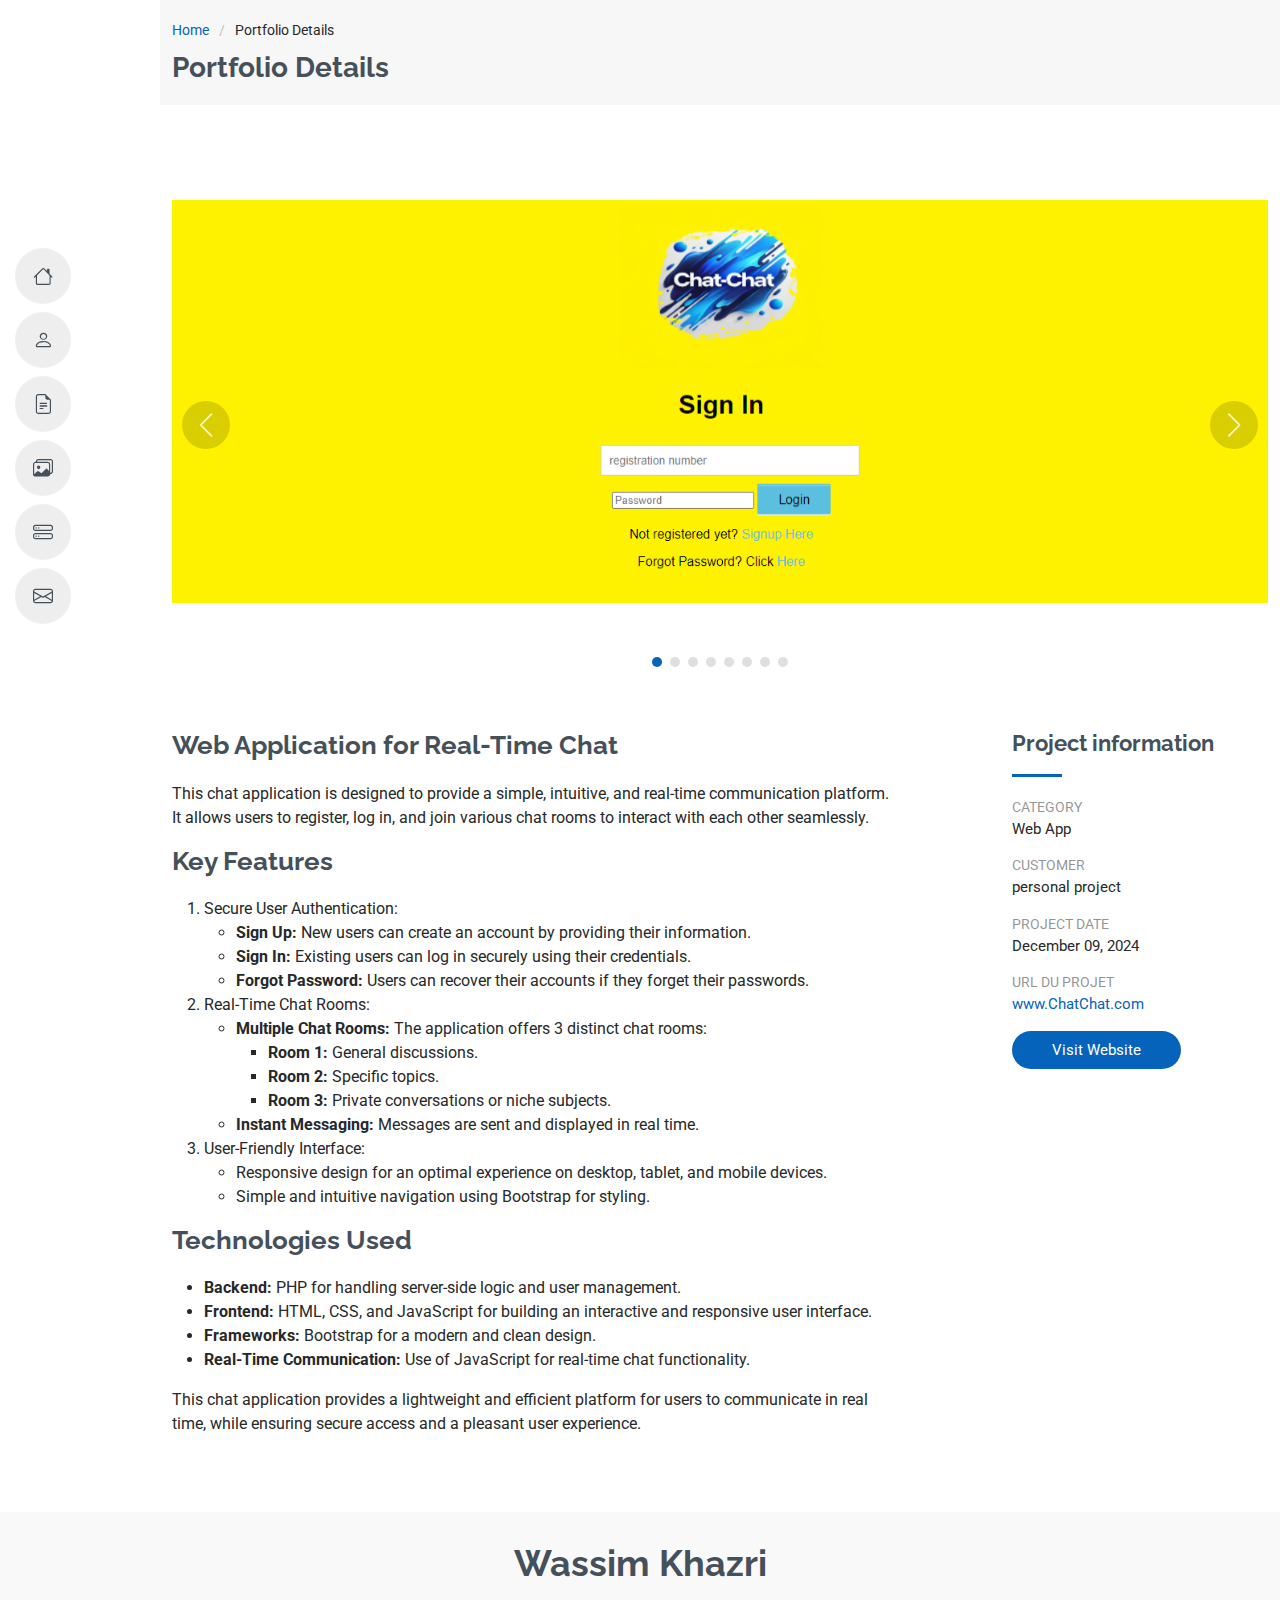
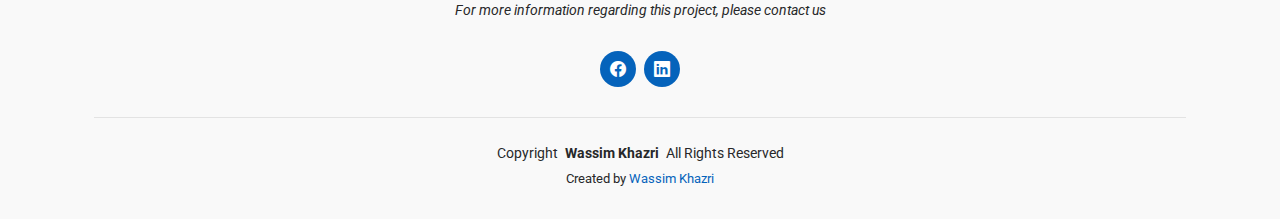
<file: project3-details.html>
<!DOCTYPE html>
<html lang="en">

<head>
  <meta charset="utf-8">
  <meta content="width=device-width, initial-scale=1.0" name="viewport">
  <title>Portfolio Details - MyResume</title>
  <meta content="" name="description">
  <meta content="" name="keywords">

  <!-- Favicons -->
  <link href="assets/img/pear.png" rel="icon">
  <link href="assets/img/apple-touch-icon.png" rel="apple-touch-icon">

  <!-- Fonts -->
  <link href="https://fonts.googleapis.com" rel="preconnect">
  <link href="https://fonts.gstatic.com" rel="preconnect" crossorigin>
  <link href="https://fonts.googleapis.com/css2?family=Roboto:ital,wght@0,100;0,300;0,400;0,500;0,700;0,900;1,100;1,300;1,400;1,500;1,700;1,900&family=Poppins:ital,wght@0,100;0,200;0,300;0,400;0,500;0,600;0,700;0,800;0,900;1,100;1,200;1,300;1,400;1,500;1,600;1,700;1,800;1,900&family=Raleway:ital,wght@0,100;0,200;0,300;0,400;0,500;0,600;0,700;0,800;0,900;1,100;1,200;1,300;1,400;1,500;1,600;1,700;1,800;1,900&display=swap" rel="stylesheet">

  <!-- Vendor CSS Files -->
  <link href="assets/vendor/bootstrap/css/bootstrap.min.css" rel="stylesheet">
  <link href="assets/vendor/bootstrap-icons/bootstrap-icons.css" rel="stylesheet">
  <link href="assets/vendor/aos/aos.css" rel="stylesheet">
  <link href="assets/vendor/glightbox/css/glightbox.min.css" rel="stylesheet">
  <link href="assets/vendor/swiper/swiper-bundle.min.css" rel="stylesheet">

  <!-- Main CSS File -->
  <link href="assets/css/main.css" rel="stylesheet">
</head>

<body class="portfolio-details-page">

  <header id="header" class="header d-flex flex-column justify-content-center">

    <i class="header-toggle d-xl-none bi bi-list"></i>

    <nav id="navmenu" class="navmenu">
      <ul>
        <li><a href="index.html#hero"><i class="bi bi-house navicon"></i><span>Home</span></a></li>
        <li><a href="index.html#about"><i class="bi bi-person navicon"></i><span>About</span></a></li>
        <li><a href="index.html#resume"><i class="bi bi-file-earmark-text navicon"></i><span>Resume</span></a></li>
        <li><a href="index.html#portfolio"><i class="bi bi-images navicon"></i><span>Portfolio</span></a></li>
        <li><a href="index.html#services"><i class="bi bi-hdd-stack navicon"></i><span>Services</span></a></li>
        <li><a href="index.html#contact"><i class="bi bi-envelope navicon"></i><span>Contact</span></a></li>
      </ul>
    </nav>

  </header>


  <main class="main">

    <!-- Page Title -->
    <div class="page-title" data-aos="fade">
      <div class="container">
        <nav class="breadcrumbs">
          <ol>
            <li><a href="index.html">Home</a></li>
            <li class="current">Portfolio Details</li>
          </ol>
        </nav>
        <h1>Portfolio Details</h1>
      </div>
    </div><!-- End Page Title -->

    <!-- Portfolio Details Section -->
    <section id="portfolio-details" class="portfolio-details section">

      <div class="container" data-aos="fade-up">

        <div class="portfolio-details-slider swiper init-swiper">
          <script type="application/json" class="swiper-config">
            {
              "loop": true,
              "speed": 600,
              "autoplay": {
                "delay": 5000
              },
              "slidesPerView": "auto",
              "navigation": {
                "nextEl": ".swiper-button-next",
                "prevEl": ".swiper-button-prev"
              },
              "pagination": {
                "el": ".swiper-pagination",
                "type": "bullets",
                "clickable": true
              }
            }
          </script>
          <div class="swiper-wrapper align-items-center">

            <div class="swiper-slide">
              <img src="assets/img/project3/accueil.png" alt="">
            </div>

            <div class="swiper-slide">
                <img src="assets/img/project3/forget.png" alt="">
            </div>

            <div class="swiper-slide">
              <img src="assets/img/project3/signup.png" alt="">
            </div>

            <div class="swiper-slide">
              <img src="assets/img/project3/succes.png" alt="">
            </div>

            <div class="swiper-slide">
              <img src="assets/img/project3/choose.png" alt="">
            </div>
  
              <div class="swiper-slide">
                <img src="assets/img/project3/room.png" alt="">
              </div>
  
              <div class="swiper-slide">
                <img src="assets/img/project3/room1.png" alt="">
              </div>
  
              <div class="swiper-slide">
                <img src="assets/img/project3/chat1.png" alt="">
              </div>

          </div>
          <div class="swiper-button-prev"></div>
          <div class="swiper-button-next"></div>
          <div class="swiper-pagination"></div>
        </div>

        <div class="row justify-content-between gy-4 mt-4">

          <div class="col-lg-8" data-aos="fade-up">
            <div class="portfolio-description">
              <h2>Web Application for Real-Time Chat</h2>
              <p>
                This chat application is designed to provide a simple, intuitive, and real-time communication platform. It allows users to register, log in, and join various chat rooms to interact with each other seamlessly.
              </p>
          
              <h2>Key Features</h2>
              <ol>
                <li>Secure User Authentication:
                  <ul>
                    <li><strong>Sign Up:</strong> New users can create an account by providing their information.</li>
                    <li><strong>Sign In:</strong> Existing users can log in securely using their credentials.</li>
                    <li><strong>Forgot Password:</strong> Users can recover their accounts if they forget their passwords.</li>
                  </ul>
                </li>
                <li>Real-Time Chat Rooms:
                  <ul>
                    <li><strong>Multiple Chat Rooms:</strong> The application offers 3 distinct chat rooms:
                      <ul>
                        <li><strong>Room 1:</strong> General discussions.</li>
                        <li><strong>Room 2:</strong> Specific topics.</li>
                        <li><strong>Room 3:</strong> Private conversations or niche subjects.</li>
                      </ul>
                    </li>
                    <li><strong>Instant Messaging:</strong> Messages are sent and displayed in real time.</li>
                  </ul>
                </li>
                <li>User-Friendly Interface:
                  <ul>
                    <li>Responsive design for an optimal experience on desktop, tablet, and mobile devices.</li>
                    <li>Simple and intuitive navigation using Bootstrap for styling.</li>
                  </ul>
                </li>
              </ol>
          
              <h2>Technologies Used</h2>
              <ul>
                <li><strong>Backend:</strong> PHP for handling server-side logic and user management.</li>
                <li><strong>Frontend:</strong> HTML, CSS, and JavaScript for building an interactive and responsive user interface.</li>
                <li><strong>Frameworks:</strong> Bootstrap for a modern and clean design.</li>
                <li><strong>Real-Time Communication:</strong> Use of JavaScript for real-time chat functionality.</li>
              </ul>
          
              <p>
                This chat application provides a lightweight and efficient platform for users to communicate in real time, while ensuring secure access and a pleasant user experience.
              </p>
            </div>
          </div>
          
          <div class="col-lg-3" data-aos="fade-up" data-aos-delay="100">
            <div class="portfolio-info">
              <h3>Project information</h3>
              <ul>
                <li><strong>Category</strong> Web App</li>
                <li><strong>Customer</strong> personal project</li>
                <li><strong>Project date</strong> December 09, 2024</li>
                <li><strong>URL du projet</strong> <a href="http://chatchat.freesite.online/" target="_blank">www.ChatChat.com</a></li>
                <li><a href="http://chatchat.freesite.online/" class="btn-visit align-self-start" target="_blank">Visit Website</a></li>
              </ul>
            </div>
          </div>

        </div>

      </div>

    </section><!-- /Portfolio Details Section -->

  </main>
  <footer id="footer" class="footer position-relative light-background">
    <div class="container">
      <h3 class="sitename">Wassim Khazri</h3>
      <p>For more information regarding this project, please contact us</p>
      <div class="social-links d-flex justify-content-center">
        <a href="https://www.facebook.com/wassim.khazri.106" target="_blank"><i class="bi bi-facebook"></i></a>
        <a href="https://www.linkedin.com/in/wassim-khazri-ab923a14b/" target="_blank"><i class="bi bi-linkedin"></i></a>
      </div>
      <div class="container">
        <div class="copyright">
          <span>Copyright</span> <strong class="px-1 sitename">Wassim Khazri</strong> <span>All Rights Reserved</span>
        </div>
        <div class="credits">
          <!-- All the links in the footer should remain intact. -->
          <!-- You can delete the links only if you've purchased the pro version. -->
          <!-- Licensing information: https://bootstrapmade.com/license/ -->
          <!-- Purchase the pro version with working PHP/AJAX contact form: [buy-url] -->
          Created by <a href="https://www.linkedin.com/in/wassim-khazri-ab923a14b/" target="_blank">Wassim Khazri</a>
        </div>
      </div>
    </div>
  </footer>

  <!-- Scroll Top -->
  <a href="#" id="scroll-top" class="scroll-top d-flex align-items-center justify-content-center"><i class="bi bi-arrow-up-short"></i></a>

  <!-- Preloader -->
  <div id="preloader"></div>

  <!-- Vendor JS Files -->
  <script src="assets/vendor/bootstrap/js/bootstrap.bundle.min.js"></script>
  <script src="assets/vendor/php-email-form/validate.js"></script>
  <script src="assets/vendor/aos/aos.js"></script>
  <script src="assets/vendor/typed.js/typed.umd.js"></script>
  <script src="assets/vendor/purecounter/purecounter_vanilla.js"></script>
  <script src="assets/vendor/waypoints/noframework.waypoints.js"></script>
  <script src="assets/vendor/glightbox/js/glightbox.min.js"></script>
  <script src="assets/vendor/imagesloaded/imagesloaded.pkgd.min.js"></script>
  <script src="assets/vendor/isotope-layout/isotope.pkgd.min.js"></script>
  <script src="assets/vendor/swiper/swiper-bundle.min.js"></script>

  <!-- Main JS File -->
  <script src="assets/js/main.js"></script>

</body>

</html>
</file>
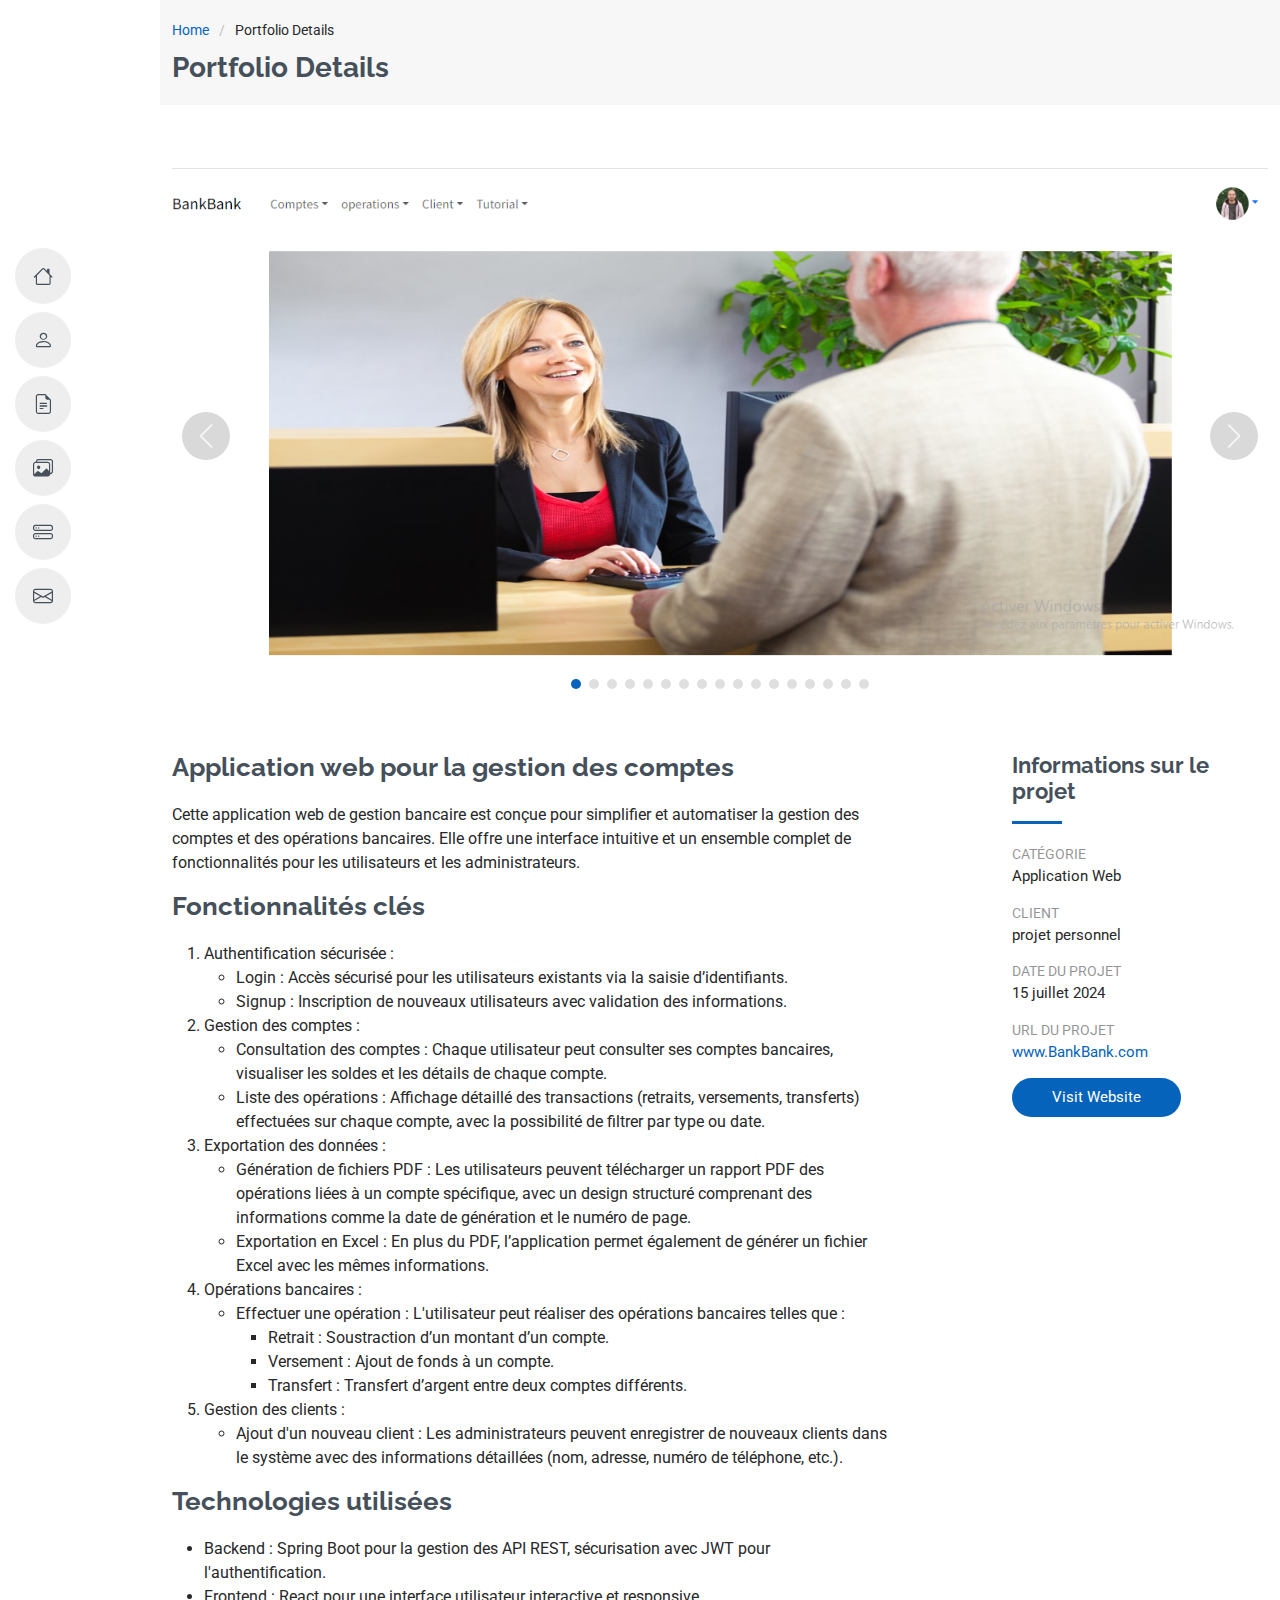
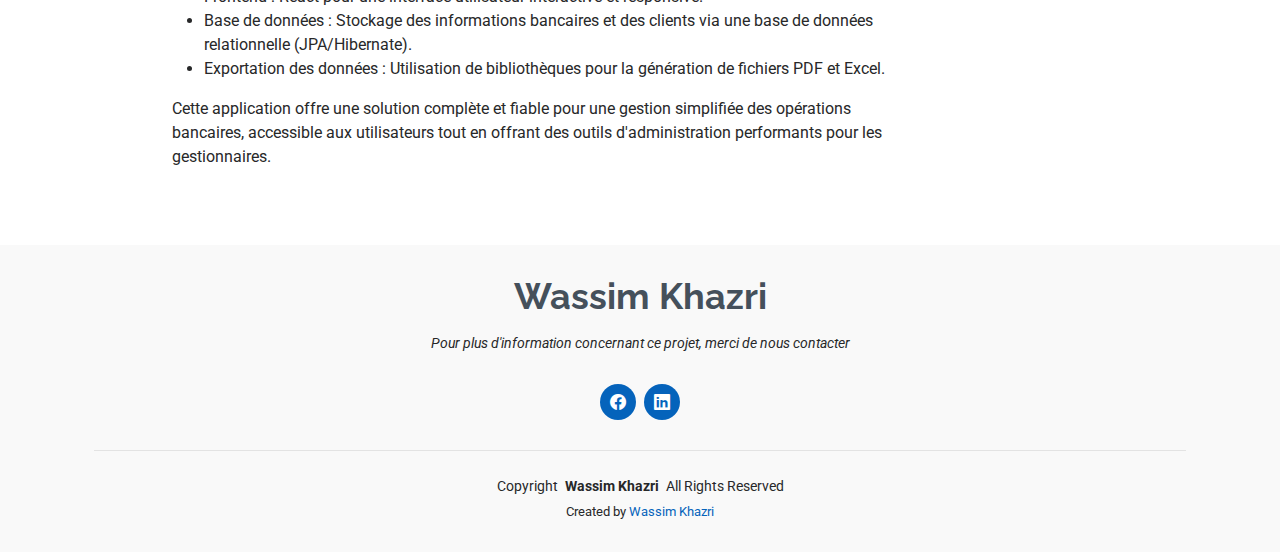
<file: projet1-details.html>
<!DOCTYPE html>
<html lang="en">

<head>
  <meta charset="utf-8">
  <meta content="width=device-width, initial-scale=1.0" name="viewport">
  <title>Portfolio Details - MyResume</title>
  <meta content="" name="description">
  <meta content="" name="keywords">

  <!-- Favicons -->
  <link href="assets/img/pear.png" rel="icon">
  <link href="assets/img/apple-touch-icon.png" rel="apple-touch-icon">

  <!-- Fonts -->
  <link href="https://fonts.googleapis.com" rel="preconnect">
  <link href="https://fonts.gstatic.com" rel="preconnect" crossorigin>
  <link href="https://fonts.googleapis.com/css2?family=Roboto:ital,wght@0,100;0,300;0,400;0,500;0,700;0,900;1,100;1,300;1,400;1,500;1,700;1,900&family=Poppins:ital,wght@0,100;0,200;0,300;0,400;0,500;0,600;0,700;0,800;0,900;1,100;1,200;1,300;1,400;1,500;1,600;1,700;1,800;1,900&family=Raleway:ital,wght@0,100;0,200;0,300;0,400;0,500;0,600;0,700;0,800;0,900;1,100;1,200;1,300;1,400;1,500;1,600;1,700;1,800;1,900&display=swap" rel="stylesheet">

  <!-- Vendor CSS Files -->
  <link href="assets/vendor/bootstrap/css/bootstrap.min.css" rel="stylesheet">
  <link href="assets/vendor/bootstrap-icons/bootstrap-icons.css" rel="stylesheet">
  <link href="assets/vendor/aos/aos.css" rel="stylesheet">
  <link href="assets/vendor/glightbox/css/glightbox.min.css" rel="stylesheet">
  <link href="assets/vendor/swiper/swiper-bundle.min.css" rel="stylesheet">

  <!-- Main CSS File -->
  <link href="assets/css/main.css" rel="stylesheet">
</head>

<body class="portfolio-details-page">

  <header id="header" class="header d-flex flex-column justify-content-center">

    <i class="header-toggle d-xl-none bi bi-list"></i>

    <nav id="navmenu" class="navmenu">
      <ul>
        <li><a href="index.html#hero"><i class="bi bi-house navicon"></i><span>Home</span></a></li>
        <li><a href="index.html#about"><i class="bi bi-person navicon"></i><span>About</span></a></li>
        <li><a href="index.html#resume"><i class="bi bi-file-earmark-text navicon"></i><span>Resume</span></a></li>
        <li><a href="index.html#portfolio"><i class="bi bi-images navicon"></i><span>Portfolio</span></a></li>
        <li><a href="index.html#services"><i class="bi bi-hdd-stack navicon"></i><span>Services</span></a></li>
        <li><a href="index.html#contact"><i class="bi bi-envelope navicon"></i><span>Contact</span></a></li>
      </ul>
    </nav>

  </header>


  <main class="main">

    <!-- Page Title -->
    <div class="page-title" data-aos="fade">
      <div class="container">
        <nav class="breadcrumbs">
          <ol>
            <li><a href="index.html">Home</a></li>
            <li class="current">Portfolio Details</li>
          </ol>
        </nav>
        <h1>Portfolio Details</h1>
      </div>
    </div><!-- End Page Title -->

    <!-- Portfolio Details Section -->
    <section id="portfolio-details" class="portfolio-details section">

      <div class="container" data-aos="fade-up">

        <div class="portfolio-details-slider swiper init-swiper">
          <script type="application/json" class="swiper-config">
            {
              "loop": true,
              "speed": 600,
              "autoplay": {
                "delay": 5000
              },
              "slidesPerView": "auto",
              "navigation": {
                "nextEl": ".swiper-button-next",
                "prevEl": ".swiper-button-prev"
              },
              "pagination": {
                "el": ".swiper-pagination",
                "type": "bullets",
                "clickable": true
              }
            }
          </script>
          <div class="swiper-wrapper align-items-center">

            <div class="swiper-slide">
              <img src="assets/img/project1/acceuil.png" alt="">
            </div>

            <div class="swiper-slide">
                <img src="assets/img/project1/login.png" alt="">
            </div>

            <div class="swiper-slide">
              <img src="assets/img/project1/logout.png" alt="">
            </div>

            <div class="swiper-slide">
              <img src="assets/img/project1/signup.png" alt="">
            </div>

            <div class="swiper-slide">
              <img src="assets/img/project1/newclient.png" alt="">
            </div>

            <div class="swiper-slide">
                <img src="assets/img/project1/addnewaccount.png" alt="">
              </div>
  
              <div class="swiper-slide">
                <img src="assets/img/project1/consultercompte.png" alt="">
              </div>
  
              <div class="swiper-slide">
                <img src="assets/img/project1/detailsdecompte.png" alt="">
              </div>
  
              <div class="swiper-slide">
                <img src="assets/img/project1/listedesoperation.png" alt="">
              </div>

              <div class="swiper-slide">
                <img src="assets/img/project1/listeoperationpdf.png" alt="">
              </div>
  
              <div class="swiper-slide">
                <img src="assets/img/project1/listeoperationexcel.png" alt="">
              </div>
  
              <div class="swiper-slide">
                <img src="assets/img/project1/operation.png" alt="">
              </div>
  
              <div class="swiper-slide">
                <img src="assets/img/project1/comptes.png" alt="">
              </div>
  
              <div class="swiper-slide">
                  <img src="assets/img/project1/cpteparmoi.png" alt="">
                </div>
    
                <div class="swiper-slide">
                  <img src="assets/img/project1/dash1.png" alt="">
                </div>
    
                <div class="swiper-slide">
                  <img src="assets/img/project1/dash2.png" alt="">
                </div>
    
                <div class="swiper-slide">
                  <img src="assets/img/project1/linechart.png" alt="">
                </div>

          </div>
          <div class="swiper-button-prev"></div>
          <div class="swiper-button-next"></div>
          <div class="swiper-pagination"></div>
        </div>

        <div class="row justify-content-between gy-4 mt-4">

          <div class="col-lg-8" data-aos="fade-up">
            <div class="portfolio-description">
              <h2>Application web pour la gestion des comptes</h2>
              <p>
                Cette application web de gestion bancaire est conçue pour simplifier et automatiser la gestion des comptes et des opérations bancaires. Elle offre une interface intuitive et un ensemble complet de fonctionnalités pour les utilisateurs et les administrateurs.
              </p>
              <p>
                <h2>Fonctionnalités clés</h2>
                <ol>
                    <li>Authentification sécurisée :
                        <ul>
                            <li>Login : Accès sécurisé pour les utilisateurs existants via la saisie d’identifiants.</li>
                            <li>Signup : Inscription de nouveaux utilisateurs avec validation des informations.</li>
                        </ul>
                    </li>
                    <li>Gestion des comptes :
                        <ul>
                        <li>Consultation des comptes : Chaque utilisateur peut consulter ses comptes bancaires, visualiser les soldes et les détails de chaque compte.</li>
                        <li>Liste des opérations : Affichage détaillé des transactions (retraits, versements, transferts) effectuées sur chaque compte, avec la possibilité de filtrer par type ou date.</li>
                        </ul>    
                    </li>
                    <li>Exportation des données :
                       <ul>
                        <li>Génération de fichiers PDF : Les utilisateurs peuvent télécharger un rapport PDF des opérations liées à un compte spécifique, avec un design structuré comprenant des informations comme la date de génération et le numéro de page.</li>
                        <li>Exportation en Excel : En plus du PDF, l’application permet également de générer un fichier Excel avec les mêmes informations.</li>
                       </ul>
                    </li>
                    <li>Opérations bancaires :
                        <ul>
                            <li>Effectuer une opération : L'utilisateur peut réaliser des opérations bancaires telles que :
                                <ul>
                                    <li>Retrait : Soustraction d’un montant d’un compte.</li>
                                    <li>Versement : Ajout de fonds à un compte.</li>
                                    <li>Transfert : Transfert d’argent entre deux comptes différents.</li>
                                </ul>
                            </li>                      
                        </ul>
                    </li>
                    <li>Gestion des clients :
                        <ul>
                            <li>Ajout d'un nouveau client : Les administrateurs peuvent enregistrer de nouveaux clients dans le système avec des informations détaillées (nom, adresse, numéro de téléphone, etc.).
                            </li>
                        </ul>
                    </li>
                </ol>
              </p>
                 <p>
                    <h2>Technologies utilisées</h2>
                    <ul>
                        <li>Backend : Spring Boot pour la gestion des API REST, sécurisation avec JWT pour l'authentification.</li>
                        <li>Frontend : React pour une interface utilisateur interactive et responsive.</li>
                        <li>Base de données : Stockage des informations bancaires et des clients via une base de données relationnelle (JPA/Hibernate).</li>
                        <li>Exportation des données : Utilisation de bibliothèques pour la génération de fichiers PDF et Excel.</li>
                    </ul>
                 </p>
                 <P>
                    Cette application offre une solution complète et fiable pour une gestion simplifiée des opérations bancaires, accessible aux utilisateurs tout en offrant des outils d'administration performants pour les gestionnaires.
                 </P>
            </div>
          </div>
          <div class="col-lg-3" data-aos="fade-up" data-aos-delay="100">
            <div class="portfolio-info">
              <h3>Informations sur le projet</h3>
              <ul>
                <li><strong>Catégorie</strong> Application Web</li>
                <li><strong>Client</strong> projet personnel</li>
                <li><strong>Date du projet</strong> 15 juillet 2024</li>
                <li><strong>URL du projet</strong> <a href="https://github.com/wassimkhazri1/gestion-des-comptes/tree/spring" target="_blank">www.BankBank.com</a></li>
                <li><a href="https://github.com/wassimkhazri1/gestion-des-comptes/tree/master" class="btn-visit align-self-start" target="_blank">Visit Website</a></li>
              </ul>
            </div>
          </div>

        </div>

      </div>

    </section><!-- /Portfolio Details Section -->

  </main>
  <footer id="footer" class="footer position-relative light-background">
    <div class="container">
      <h3 class="sitename">Wassim Khazri</h3>
      <p>Pour plus d'information concernant ce projet, merci de nous contacter</p>
      <div class="social-links d-flex justify-content-center">
        <a href="https://www.facebook.com/wassim.khazri.106" target="_blank"><i class="bi bi-facebook"></i></a>
        <a href="https://www.linkedin.com/in/wassim-khazri-ab923a14b/" target="_blank"><i class="bi bi-linkedin"></i></a>
      </div>
      <div class="container">
        <div class="copyright">
          <span>Copyright</span> <strong class="px-1 sitename">Wassim Khazri</strong> <span>All Rights Reserved</span>
        </div>
        <div class="credits">
          <!-- All the links in the footer should remain intact. -->
          <!-- You can delete the links only if you've purchased the pro version. -->
          <!-- Licensing information: https://bootstrapmade.com/license/ -->
          <!-- Purchase the pro version with working PHP/AJAX contact form: [buy-url] -->
          Created by <a href="https://www.linkedin.com/in/wassim-khazri-ab923a14b/" target="_blank">Wassim Khazri</a>
        </div>
      </div>
    </div>
  </footer>

  <!-- Scroll Top -->
  <a href="#" id="scroll-top" class="scroll-top d-flex align-items-center justify-content-center"><i class="bi bi-arrow-up-short"></i></a>

  <!-- Preloader -->
  <div id="preloader"></div>

  <!-- Vendor JS Files -->
  <script src="assets/vendor/bootstrap/js/bootstrap.bundle.min.js"></script>
  <script src="assets/vendor/php-email-form/validate.js"></script>
  <script src="assets/vendor/aos/aos.js"></script>
  <script src="assets/vendor/typed.js/typed.umd.js"></script>
  <script src="assets/vendor/purecounter/purecounter_vanilla.js"></script>
  <script src="assets/vendor/waypoints/noframework.waypoints.js"></script>
  <script src="assets/vendor/glightbox/js/glightbox.min.js"></script>
  <script src="assets/vendor/imagesloaded/imagesloaded.pkgd.min.js"></script>
  <script src="assets/vendor/isotope-layout/isotope.pkgd.min.js"></script>
  <script src="assets/vendor/swiper/swiper-bundle.min.js"></script>

  <!-- Main JS File -->
  <script src="assets/js/main.js"></script>

</body>

</html>
</file>
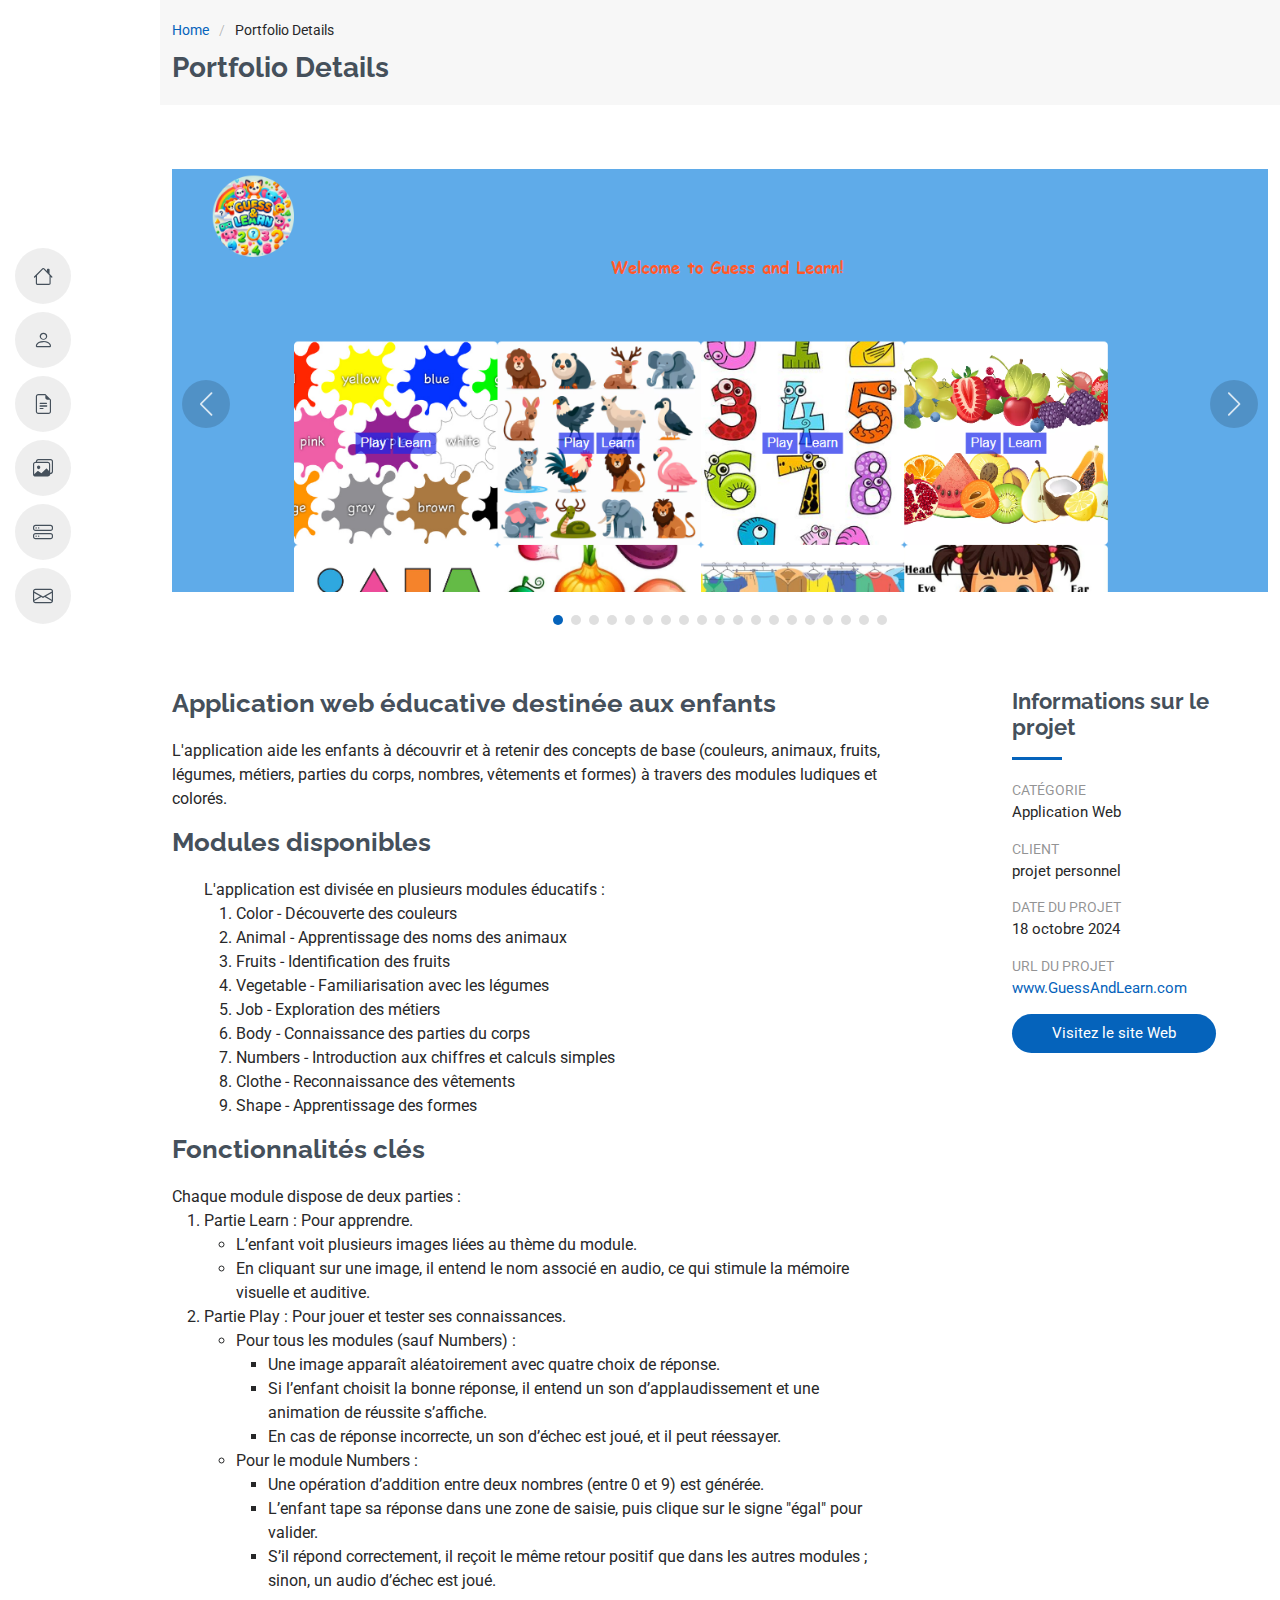
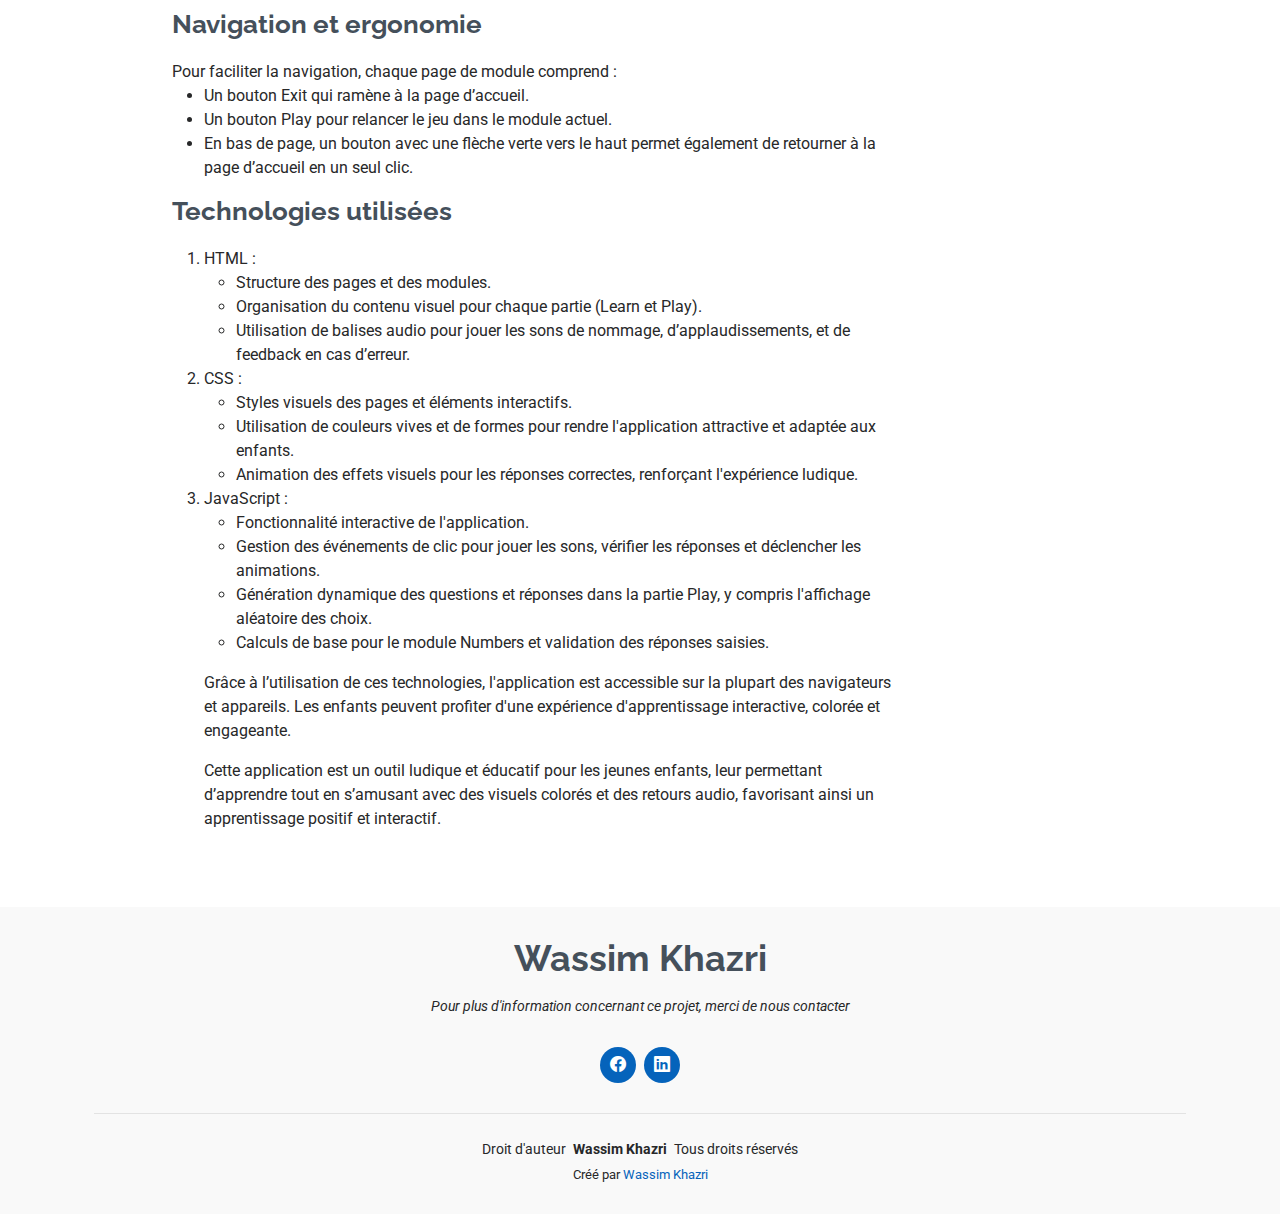
<file: projet2-details.html>
<!DOCTYPE html>
<html lang="en">

<head>
  <meta charset="utf-8">
  <meta content="width=device-width, initial-scale=1.0" name="viewport">
  <title>Portfolio Details - MyResume</title>
  <meta content="" name="description">
  <meta content="" name="keywords">

  <!-- Favicons -->
  <link href="assets/img/pear.png" rel="icon">
  <link href="assets/img/apple-touch-icon.png" rel="apple-touch-icon">

  <!-- Fonts -->
  <link href="https://fonts.googleapis.com" rel="preconnect">
  <link href="https://fonts.gstatic.com" rel="preconnect" crossorigin>
  <link href="https://fonts.googleapis.com/css2?family=Roboto:ital,wght@0,100;0,300;0,400;0,500;0,700;0,900;1,100;1,300;1,400;1,500;1,700;1,900&family=Poppins:ital,wght@0,100;0,200;0,300;0,400;0,500;0,600;0,700;0,800;0,900;1,100;1,200;1,300;1,400;1,500;1,600;1,700;1,800;1,900&family=Raleway:ital,wght@0,100;0,200;0,300;0,400;0,500;0,600;0,700;0,800;0,900;1,100;1,200;1,300;1,400;1,500;1,600;1,700;1,800;1,900&display=swap" rel="stylesheet">

  <!-- Vendor CSS Files -->
  <link href="assets/vendor/bootstrap/css/bootstrap.min.css" rel="stylesheet">
  <link href="assets/vendor/bootstrap-icons/bootstrap-icons.css" rel="stylesheet">
  <link href="assets/vendor/aos/aos.css" rel="stylesheet">
  <link href="assets/vendor/glightbox/css/glightbox.min.css" rel="stylesheet">
  <link href="assets/vendor/swiper/swiper-bundle.min.css" rel="stylesheet">

  <!-- Main CSS File -->
  <link href="assets/css/main.css" rel="stylesheet">
</head>

<body class="portfolio-details-page">

  <header id="header" class="header d-flex flex-column justify-content-center">

    <i class="header-toggle d-xl-none bi bi-list"></i>

    <nav id="navmenu" class="navmenu">
      <ul>
        <li><a href="index.html#hero"><i class="bi bi-house navicon"></i><span>Home</span></a></li>
        <li><a href="index.html#about"><i class="bi bi-person navicon"></i><span>About</span></a></li>
        <li><a href="index.html#resume"><i class="bi bi-file-earmark-text navicon"></i><span>Resume</span></a></li>
        <li><a href="index.html#portfolio"><i class="bi bi-images navicon"></i><span>Portfolio</span></a></li>
        <li><a href="index.html#services"><i class="bi bi-hdd-stack navicon"></i><span>Services</span></a></li>
        <li><a href="index.html#contact"><i class="bi bi-envelope navicon"></i><span>Contact</span></a></li>
      </ul>
    </nav>

  </header>


  <main class="main">

    <!-- Page Title -->
    <div class="page-title" data-aos="fade">
      <div class="container">
        <nav class="breadcrumbs">
          <ol>
            <li><a href="index.html">Home</a></li>
            <li class="current">Portfolio Details</li>
          </ol>
        </nav>
        <h1>Portfolio Details</h1>
      </div>
    </div><!-- End Page Title -->

    <!-- Portfolio Details Section -->
    <section id="portfolio-details" class="portfolio-details section">

      <div class="container" data-aos="fade-up">

        <div class="portfolio-details-slider swiper init-swiper">
          <script type="application/json" class="swiper-config">
            {
              "loop": true,
              "speed": 600,
              "autoplay": {
                "delay": 5000
              },
              "slidesPerView": "auto",
              "navigation": {
                "nextEl": ".swiper-button-next",
                "prevEl": ".swiper-button-prev"
              },
              "pagination": {
                "el": ".swiper-pagination",
                "type": "bullets",
                "clickable": true
              }
            }
          </script>
          <div class="swiper-wrapper align-items-center">

            <div class="swiper-slide">
                <img src="assets/img/project2/accueil.png" alt="">
            </div>
            <div class="swiper-slide">
                <img src="assets/img/project2/animal.png" alt="">
              </div>
              <div class="swiper-slide">
                <img src="assets/img/project2/animalplay.png" alt="">
              </div>
            <div class="swiper-slide">
                <img src="assets/img/project2/body.png" alt="">
              </div>

              <div class="swiper-slide">
                <img src="assets/img/project2/bodyplay.png" alt="">
              </div>
              <div class="swiper-slide">
                <img src="assets/img/project2/clothe.png" alt="">
              </div>
              <div class="swiper-slide">
                <img src="assets/img/project2/clotheplay.png" alt="">
              </div>            
            <div class="swiper-slide">
              <img src="assets/img/project2/color.png" alt="">
            </div>

            <div class="swiper-slide">
              <img src="assets/img/project2/colorplay.png" alt="">
            </div>

            <div class="swiper-slide">
                <img src="assets/img/project2/fruit.png" alt="">
              </div>
              <div class="swiper-slide">
                <img src="assets/img/project2/fruitplay.png" alt="">
              </div>
              <div class="swiper-slide">
                <img src="assets/img/project2/job.png" alt="">
              </div>
              <div class="swiper-slide">
                <img src="assets/img/project2/jobplay.png" alt="">
              </div>
              <div class="swiper-slide">
                <img src="assets/img/project2/number.png" alt="">
              </div>
  
              <div class="swiper-slide">
                <img src="assets/img/project2/numberplay.png" alt="">
              </div>
              <div class="swiper-slide">
                <img src="assets/img/project2/shape.png" alt="">
              </div>
  
              <div class="swiper-slide">
                <img src="assets/img/project2/shapeplay.png" alt="">
              </div>
              <div class="swiper-slide">
                <img src="assets/img/project2/vegetable.png" alt="">
              </div>
  
              <div class="swiper-slide">
                <img src="assets/img/project2/vegetableplay.png" alt="">
              </div>

          </div>
          <div class="swiper-button-prev"></div>
          <div class="swiper-button-next"></div>
          <div class="swiper-pagination"></div>
        </div>

        <div class="row justify-content-between gy-4 mt-4">

          <div class="col-lg-8" data-aos="fade-up">
            <div class="portfolio-description">
              <h2>Application web éducative destinée aux enfants</h2>
              <p>
                L'application aide les enfants à découvrir et à retenir des concepts de base (couleurs, animaux, fruits, légumes, métiers, parties du corps, nombres, vêtements et formes) à travers des modules ludiques et colorés.
              </p>
              <p>
                <h2>Modules disponibles</h2>
                <ol>
                    L'application est divisée en plusieurs modules éducatifs :
                        <ol>
                            <li>Color - Découverte des couleurs</li>
                            <li>Animal - Apprentissage des noms des animaux</li>
                            <li>Fruits - Identification des fruits</li>
                            <li>Vegetable - Familiarisation avec les légumes</li>
                            <li>Job - Exploration des métiers</li>
                            <li>Body - Connaissance des parties du corps</li>
                            <li>Numbers - Introduction aux chiffres et calculs simples</li>
                            <li>Clothe - Reconnaissance des vêtements</li>
                            <li>Shape - Apprentissage des formes</li>
                        </ol>
                
                </ol>  
                </p> 
                <h2>Fonctionnalités clés</h2>
                Chaque module dispose de deux parties :
                <ol>
                    <li>Partie Learn : Pour apprendre.
                        <ul>
                            <li>L’enfant voit plusieurs images liées au thème du module.</li>
                            <li>En cliquant sur une image, il entend le nom associé en audio, ce qui stimule la mémoire visuelle et auditive.</li>
                        </ul>
                    </li>
                    <li>Partie Play : Pour jouer et tester ses connaissances.
                        <ul>
                        <li>
                            Pour tous les modules (sauf Numbers) :
                            <ul>
                                <li>Une image apparaît aléatoirement avec quatre choix de réponse.</li>
                                <li>Si l’enfant choisit la bonne réponse, il entend un son d’applaudissement et une animation de réussite s’affiche.</li>
                                <li>En cas de réponse incorrecte, un son d’échec est joué, et il peut réessayer.</li>
                            </ul>
                        </li>
                        <li>
                            Pour le module Numbers :
                            <ul>
                                <li>Une opération d’addition entre deux nombres (entre 0 et 9) est générée.</li>
                                <li>L’enfant tape sa réponse dans une zone de saisie, puis clique sur le signe "égal" pour valider.</li>
                                <li>S’il répond correctement, il reçoit le même retour positif que dans les autres modules ; sinon, un audio d’échec est joué.</li>
                            </ul>
                        </li>
                        </ul>    
                    </li>
                </ol>
              </p>
                 <p>
                    <h2>Navigation et ergonomie</h2>
                    Pour faciliter la navigation, chaque page de module comprend :
                    <ul>
                        <li>Un bouton Exit qui ramène à la page d’accueil.</li>
                        <li>Un bouton Play pour relancer le jeu dans le module actuel.</li>
                        <li>En bas de page, un bouton avec une flèche verte vers le haut permet également de retourner à la page d’accueil en un seul clic.</li>
                    </ul>
                 </p>
                 <p>
                    <h2>Technologies utilisées</h2>
                    <ol>
                     <li>
                        HTML :
                        <ul>
                            <li>Structure des pages et des modules.</li>
                            <li>Organisation du contenu visuel pour chaque partie (Learn et Play).</li>
                            <li>Utilisation de balises audio pour jouer les sons de nommage, d’applaudissements, et de feedback en cas d’erreur.</li>
                        </ul>
                     </li>
                     <li>
                        CSS :
                     <ul>
                        <li>Styles visuels des pages et éléments interactifs.</li>
                        <li>Utilisation de couleurs vives et de formes pour rendre l'application attractive et adaptée aux enfants.</li>
                        <li>Animation des effets visuels pour les réponses correctes, renforçant l'expérience ludique.</li>
                    </ul>
                     </li>
                     <li>
                        JavaScript :
                        <ul>
                            <li>Fonctionnalité interactive de l'application.</li>
                            <li>Gestion des événements de clic pour jouer les sons, vérifier les réponses et déclencher les animations.</li>
                            <li>Génération dynamique des questions et réponses dans la partie Play, y compris l'affichage aléatoire des choix.</li>
                            <li>Calculs de base pour le module Numbers et validation des réponses saisies.</li>
                        </ul>
                     </li>
                    </oll>
                 </p>
                 <p>
                    Grâce à l’utilisation de ces technologies, l'application est accessible sur la plupart des navigateurs et appareils. Les enfants peuvent profiter d'une expérience d'apprentissage interactive, colorée et engageante.
                 </p>
                 <P>
                    Cette application est un outil ludique et éducatif pour les jeunes enfants, leur permettant d’apprendre tout en s’amusant avec des visuels colorés et des retours audio, favorisant ainsi un apprentissage positif et interactif.
                 </P>
            </div>
          </div>
          <div class="col-lg-3" data-aos="fade-up" data-aos-delay="100">
            <div class="portfolio-info">
              <h3>Informations sur le projet</h3>
              <ul>
                <li><strong>Catégorie</strong> Application Web</li>
                <li><strong>Client</strong>projet personnel</li>
                <li><strong>Date du projet</strong> 18 octobre 2024</li>
                <li><strong>URL du projet</strong> <a href="https://wassimkhazri1.github.io/guess-and-learn/" target="_blank">www.GuessAndLearn.com</a></li>
                <li><a href="https://github.com/wassimkhazri1/gestion-des-comptes/tree/master" class="btn-visit align-self-start" target="_blank">Visitez le site Web</a></li>
              </ul>
            </div>
          </div>

        </div>

      </div>

    </section><!-- /Portfolio Details Section -->

  </main>
  <footer id="footer" class="footer position-relative light-background">
    <div class="container">
      <h3 class="sitename">Wassim Khazri</h3>
      <p>Pour plus d'information concernant ce projet, merci de nous contacter</p>
      <div class="social-links d-flex justify-content-center">
        <a href="https://www.facebook.com/wassim.khazri.106" target="_blank"><i class="bi bi-facebook"></i></a>
        <a href="https://www.linkedin.com/in/wassim-khazri-ab923a14b/" target="_blank"><i class="bi bi-linkedin"></i></a>
      </div>
      <div class="container">
        <div class="copyright">
          <span>Droit d'auteur</span> <strong class="px-1 sitename">Wassim Khazri</strong> <span>Tous droits réservés</span>
        </div>
        <div class="credits">
          <!-- All the links in the footer should remain intact. -->
          <!-- You can delete the links only if you've purchased the pro version. -->
          <!-- Licensing information: https://bootstrapmade.com/license/ -->
          <!-- Purchase the pro version with working PHP/AJAX contact form: [buy-url] -->
          Créé par <a href="https://www.linkedin.com/in/wassim-khazri-ab923a14b/" target="_blank">Wassim Khazri</a>
        </div>
      </div>
    </div>
  </footer>

  <!-- Scroll Top -->
  <a href="#" id="scroll-top" class="scroll-top d-flex align-items-center justify-content-center"><i class="bi bi-arrow-up-short"></i></a>

  <!-- Preloader -->
  <div id="preloader"></div>

  <!-- Vendor JS Files -->
  <script src="assets/vendor/bootstrap/js/bootstrap.bundle.min.js"></script>
  <script src="assets/vendor/php-email-form/validate.js"></script>
  <script src="assets/vendor/aos/aos.js"></script>
  <script src="assets/vendor/typed.js/typed.umd.js"></script>
  <script src="assets/vendor/purecounter/purecounter_vanilla.js"></script>
  <script src="assets/vendor/waypoints/noframework.waypoints.js"></script>
  <script src="assets/vendor/glightbox/js/glightbox.min.js"></script>
  <script src="assets/vendor/imagesloaded/imagesloaded.pkgd.min.js"></script>
  <script src="assets/vendor/isotope-layout/isotope.pkgd.min.js"></script>
  <script src="assets/vendor/swiper/swiper-bundle.min.js"></script>

  <!-- Main JS File -->
  <script src="assets/js/main.js"></script>

</body>

</html>
</file>
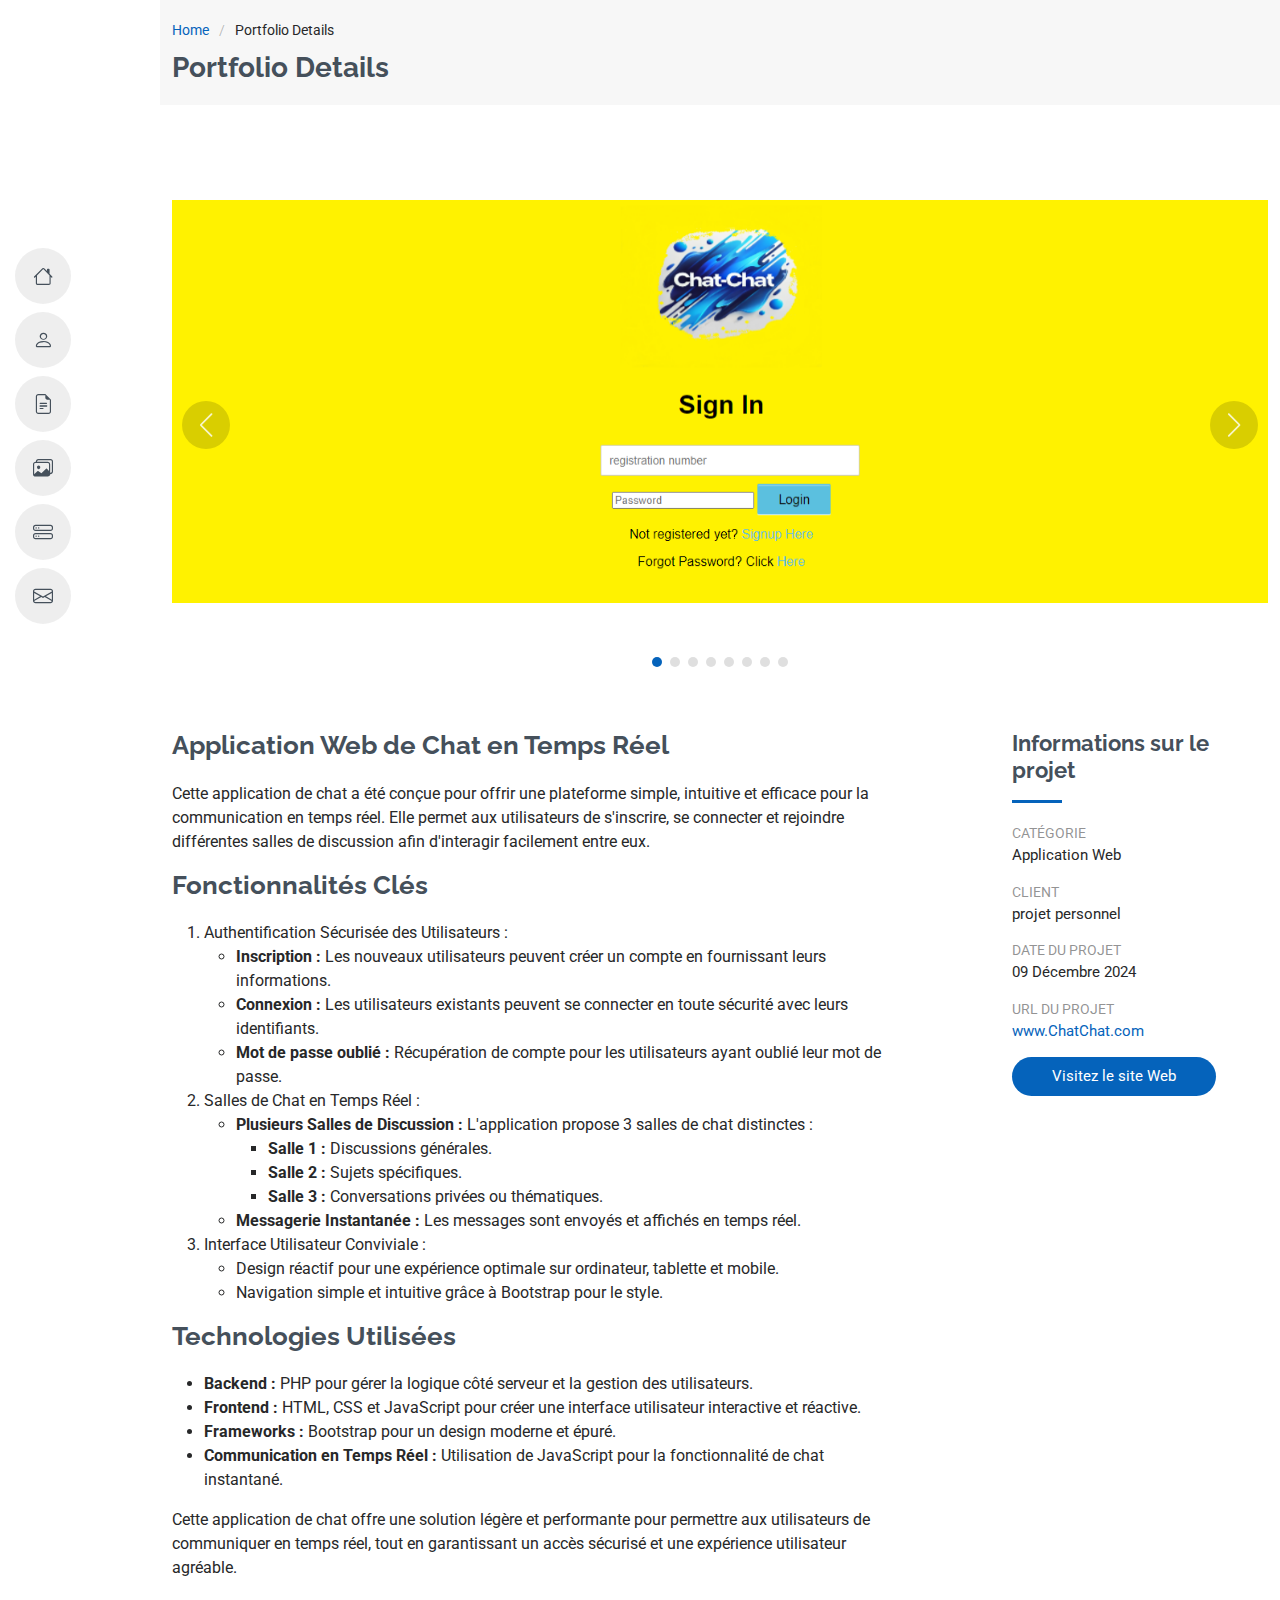
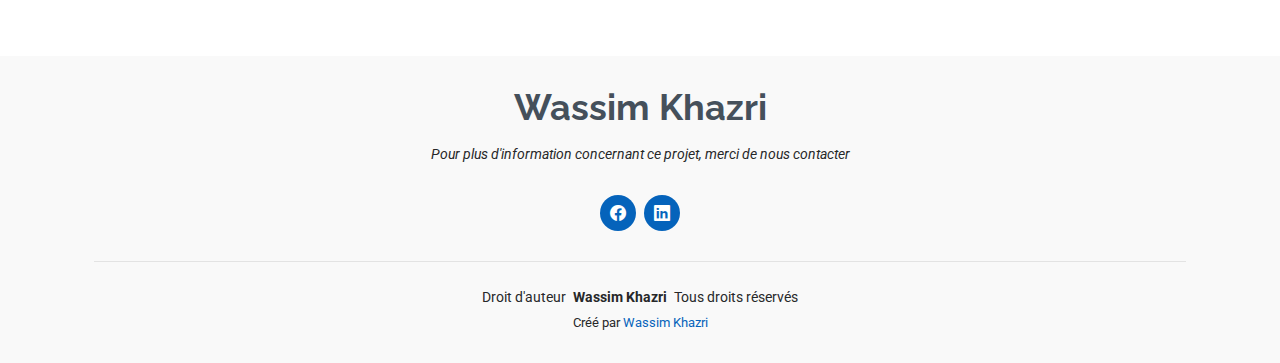
<file: projet3-details.html>
<!DOCTYPE html>
<html lang="en">

<head>
  <meta charset="utf-8">
  <meta content="width=device-width, initial-scale=1.0" name="viewport">
  <title>Portfolio Details - MyResume</title>
  <meta content="" name="description">
  <meta content="" name="keywords">

  <!-- Favicons -->
  <link href="assets/img/pear.png" rel="icon">
  <link href="assets/img/apple-touch-icon.png" rel="apple-touch-icon">

  <!-- Fonts -->
  <link href="https://fonts.googleapis.com" rel="preconnect">
  <link href="https://fonts.gstatic.com" rel="preconnect" crossorigin>
  <link href="https://fonts.googleapis.com/css2?family=Roboto:ital,wght@0,100;0,300;0,400;0,500;0,700;0,900;1,100;1,300;1,400;1,500;1,700;1,900&family=Poppins:ital,wght@0,100;0,200;0,300;0,400;0,500;0,600;0,700;0,800;0,900;1,100;1,200;1,300;1,400;1,500;1,600;1,700;1,800;1,900&family=Raleway:ital,wght@0,100;0,200;0,300;0,400;0,500;0,600;0,700;0,800;0,900;1,100;1,200;1,300;1,400;1,500;1,600;1,700;1,800;1,900&display=swap" rel="stylesheet">

  <!-- Vendor CSS Files -->
  <link href="assets/vendor/bootstrap/css/bootstrap.min.css" rel="stylesheet">
  <link href="assets/vendor/bootstrap-icons/bootstrap-icons.css" rel="stylesheet">
  <link href="assets/vendor/aos/aos.css" rel="stylesheet">
  <link href="assets/vendor/glightbox/css/glightbox.min.css" rel="stylesheet">
  <link href="assets/vendor/swiper/swiper-bundle.min.css" rel="stylesheet">

  <!-- Main CSS File -->
  <link href="assets/css/main.css" rel="stylesheet">
</head>

<body class="portfolio-details-page">

  <header id="header" class="header d-flex flex-column justify-content-center">

    <i class="header-toggle d-xl-none bi bi-list"></i>

    <nav id="navmenu" class="navmenu">
      <ul>
        <li><a href="index.html#hero"><i class="bi bi-house navicon"></i><span>Home</span></a></li>
        <li><a href="index.html#about"><i class="bi bi-person navicon"></i><span>About</span></a></li>
        <li><a href="index.html#resume"><i class="bi bi-file-earmark-text navicon"></i><span>Resume</span></a></li>
        <li><a href="index.html#portfolio"><i class="bi bi-images navicon"></i><span>Portfolio</span></a></li>
        <li><a href="index.html#services"><i class="bi bi-hdd-stack navicon"></i><span>Services</span></a></li>
        <li><a href="index.html#contact"><i class="bi bi-envelope navicon"></i><span>Contact</span></a></li>
      </ul>
    </nav>

  </header>


  <main class="main">

    <!-- Page Title -->
    <div class="page-title" data-aos="fade">
      <div class="container">
        <nav class="breadcrumbs">
          <ol>
            <li><a href="index.html">Home</a></li>
            <li class="current">Portfolio Details</li>
          </ol>
        </nav>
        <h1>Portfolio Details</h1>
      </div>
    </div><!-- End Page Title -->

    <!-- Portfolio Details Section -->
    <section id="portfolio-details" class="portfolio-details section">

      <div class="container" data-aos="fade-up">

        <div class="portfolio-details-slider swiper init-swiper">
          <script type="application/json" class="swiper-config">
            {
              "loop": true,
              "speed": 600,
              "autoplay": {
                "delay": 5000
              },
              "slidesPerView": "auto",
              "navigation": {
                "nextEl": ".swiper-button-next",
                "prevEl": ".swiper-button-prev"
              },
              "pagination": {
                "el": ".swiper-pagination",
                "type": "bullets",
                "clickable": true
              }
            }
          </script>
          <div class="swiper-wrapper align-items-center">

            <div class="swiper-slide">
              <img src="assets/img/project3/accueil.png" alt="">
            </div>

            <div class="swiper-slide">
                <img src="assets/img/project3/forget.png" alt="">
            </div>

            <div class="swiper-slide">
              <img src="assets/img/project3/signup.png" alt="">
            </div>

            <div class="swiper-slide">
              <img src="assets/img/project3/succes.png" alt="">
            </div>

            <div class="swiper-slide">
              <img src="assets/img/project3/choose.png" alt="">
            </div>
  
              <div class="swiper-slide">
                <img src="assets/img/project3/room.png" alt="">
              </div>
  
              <div class="swiper-slide">
                <img src="assets/img/project3/room1.png" alt="">
              </div>
  
              <div class="swiper-slide">
                <img src="assets/img/project3/chat1.png" alt="">
              </div>


          </div>
          <div class="swiper-button-prev"></div>
          <div class="swiper-button-next"></div>
          <div class="swiper-pagination"></div>
        </div>

        <div class="row justify-content-between gy-4 mt-4">

          <div class="col-lg-8" data-aos="fade-up">
            <div class="portfolio-description">
              <h2>Application Web de Chat en Temps Réel</h2>
              <p>
                Cette application de chat a été conçue pour offrir une plateforme simple, intuitive et efficace pour la communication en temps réel. Elle permet aux utilisateurs de s'inscrire, se connecter et rejoindre différentes salles de discussion afin d'interagir facilement entre eux.
              </p>
          
              <h2>Fonctionnalités Clés</h2>
              <ol>
                <li>Authentification Sécurisée des Utilisateurs :
                  <ul>
                    <li><strong>Inscription :</strong> Les nouveaux utilisateurs peuvent créer un compte en fournissant leurs informations.</li>
                    <li><strong>Connexion :</strong> Les utilisateurs existants peuvent se connecter en toute sécurité avec leurs identifiants.</li>
                    <li><strong>Mot de passe oublié :</strong> Récupération de compte pour les utilisateurs ayant oublié leur mot de passe.</li>
                  </ul>
                </li>
                <li>Salles de Chat en Temps Réel :
                  <ul>
                    <li><strong>Plusieurs Salles de Discussion :</strong> L'application propose 3 salles de chat distinctes :
                      <ul>
                        <li><strong>Salle 1 :</strong> Discussions générales.</li>
                        <li><strong>Salle 2 :</strong> Sujets spécifiques.</li>
                        <li><strong>Salle 3 :</strong> Conversations privées ou thématiques.</li>
                      </ul>
                    </li>
                    <li><strong>Messagerie Instantanée :</strong> Les messages sont envoyés et affichés en temps réel.</li>
                  </ul>
                </li>
                <li>Interface Utilisateur Conviviale :
                  <ul>
                    <li>Design réactif pour une expérience optimale sur ordinateur, tablette et mobile.</li>
                    <li>Navigation simple et intuitive grâce à Bootstrap pour le style.</li>
                  </ul>
                </li>
              </ol>
          
              <h2>Technologies Utilisées</h2>
              <ul>
                <li><strong>Backend :</strong> PHP pour gérer la logique côté serveur et la gestion des utilisateurs.</li>
                <li><strong>Frontend :</strong> HTML, CSS et JavaScript pour créer une interface utilisateur interactive et réactive.</li>
                <li><strong>Frameworks :</strong> Bootstrap pour un design moderne et épuré.</li>
                <li><strong>Communication en Temps Réel :</strong> Utilisation de JavaScript pour la fonctionnalité de chat instantané.</li>
              </ul>
          
              <p>
                Cette application de chat offre une solution légère et performante pour permettre aux utilisateurs de communiquer en temps réel, tout en garantissant un accès sécurisé et une expérience utilisateur agréable.
              </p>
            </div>
          </div>
          
          <div class="col-lg-3" data-aos="fade-up" data-aos-delay="100">
            <div class="portfolio-info">
              <h3>Informations sur le projet</h3>
              <ul>
                <li><strong>Catégorie</strong> Application Web</li>
                <li><strong>Client</strong> projet personnel</li>
                <li><strong>Date du projet</strong> 09 Décembre 2024</li>
                <li><strong>URL du projet</strong> <a href="http://chatchat.freesite.online/" target="_blank">www.ChatChat.com</a></li>
                <li><a href="http://chatchat.freesite.online/" class="btn-visit align-self-start" target="_blank">Visitez le site Web</a></li>
              </ul>
            </div>
          </div>

        </div>

      </div>

    </section><!-- /Portfolio Details Section -->

  </main>
  <footer id="footer" class="footer position-relative light-background">
    <div class="container">
      <h3 class="sitename">Wassim Khazri</h3>
      <p>Pour plus d'information concernant ce projet, merci de nous contacter</p>
      <div class="social-links d-flex justify-content-center">
        <a href="https://www.facebook.com/wassim.khazri.106" target="_blank"><i class="bi bi-facebook"></i></a>
        <a href="https://www.linkedin.com/in/wassim-khazri-ab923a14b/" target="_blank"><i class="bi bi-linkedin"></i></a>
      </div>
      <div class="container">
        <div class="copyright">
          <span>Droit d'auteur</span> <strong class="px-1 sitename">Wassim Khazri</strong> <span>Tous droits réservés</span>
        </div>
        <div class="credits">
          <!-- All the links in the footer should remain intact. -->
          <!-- You can delete the links only if you've purchased the pro version. -->
          <!-- Licensing information: https://bootstrapmade.com/license/ -->
          <!-- Purchase the pro version with working PHP/AJAX contact form: [buy-url] -->
          Créé par <a href="https://www.linkedin.com/in/wassim-khazri-ab923a14b/" target="_blank">Wassim Khazri</a>
        </div>
      </div>
    </div>
  </footer>

  <!-- Scroll Top -->
  <a href="#" id="scroll-top" class="scroll-top d-flex align-items-center justify-content-center"><i class="bi bi-arrow-up-short"></i></a>

  <!-- Preloader -->
  <div id="preloader"></div>

  <!-- Vendor JS Files -->
  <script src="assets/vendor/bootstrap/js/bootstrap.bundle.min.js"></script>
  <script src="assets/vendor/php-email-form/validate.js"></script>
  <script src="assets/vendor/aos/aos.js"></script>
  <script src="assets/vendor/typed.js/typed.umd.js"></script>
  <script src="assets/vendor/purecounter/purecounter_vanilla.js"></script>
  <script src="assets/vendor/waypoints/noframework.waypoints.js"></script>
  <script src="assets/vendor/glightbox/js/glightbox.min.js"></script>
  <script src="assets/vendor/imagesloaded/imagesloaded.pkgd.min.js"></script>
  <script src="assets/vendor/isotope-layout/isotope.pkgd.min.js"></script>
  <script src="assets/vendor/swiper/swiper-bundle.min.js"></script>

  <!-- Main JS File -->
  <script src="assets/js/main.js"></script>

</body>

</html>
</file>
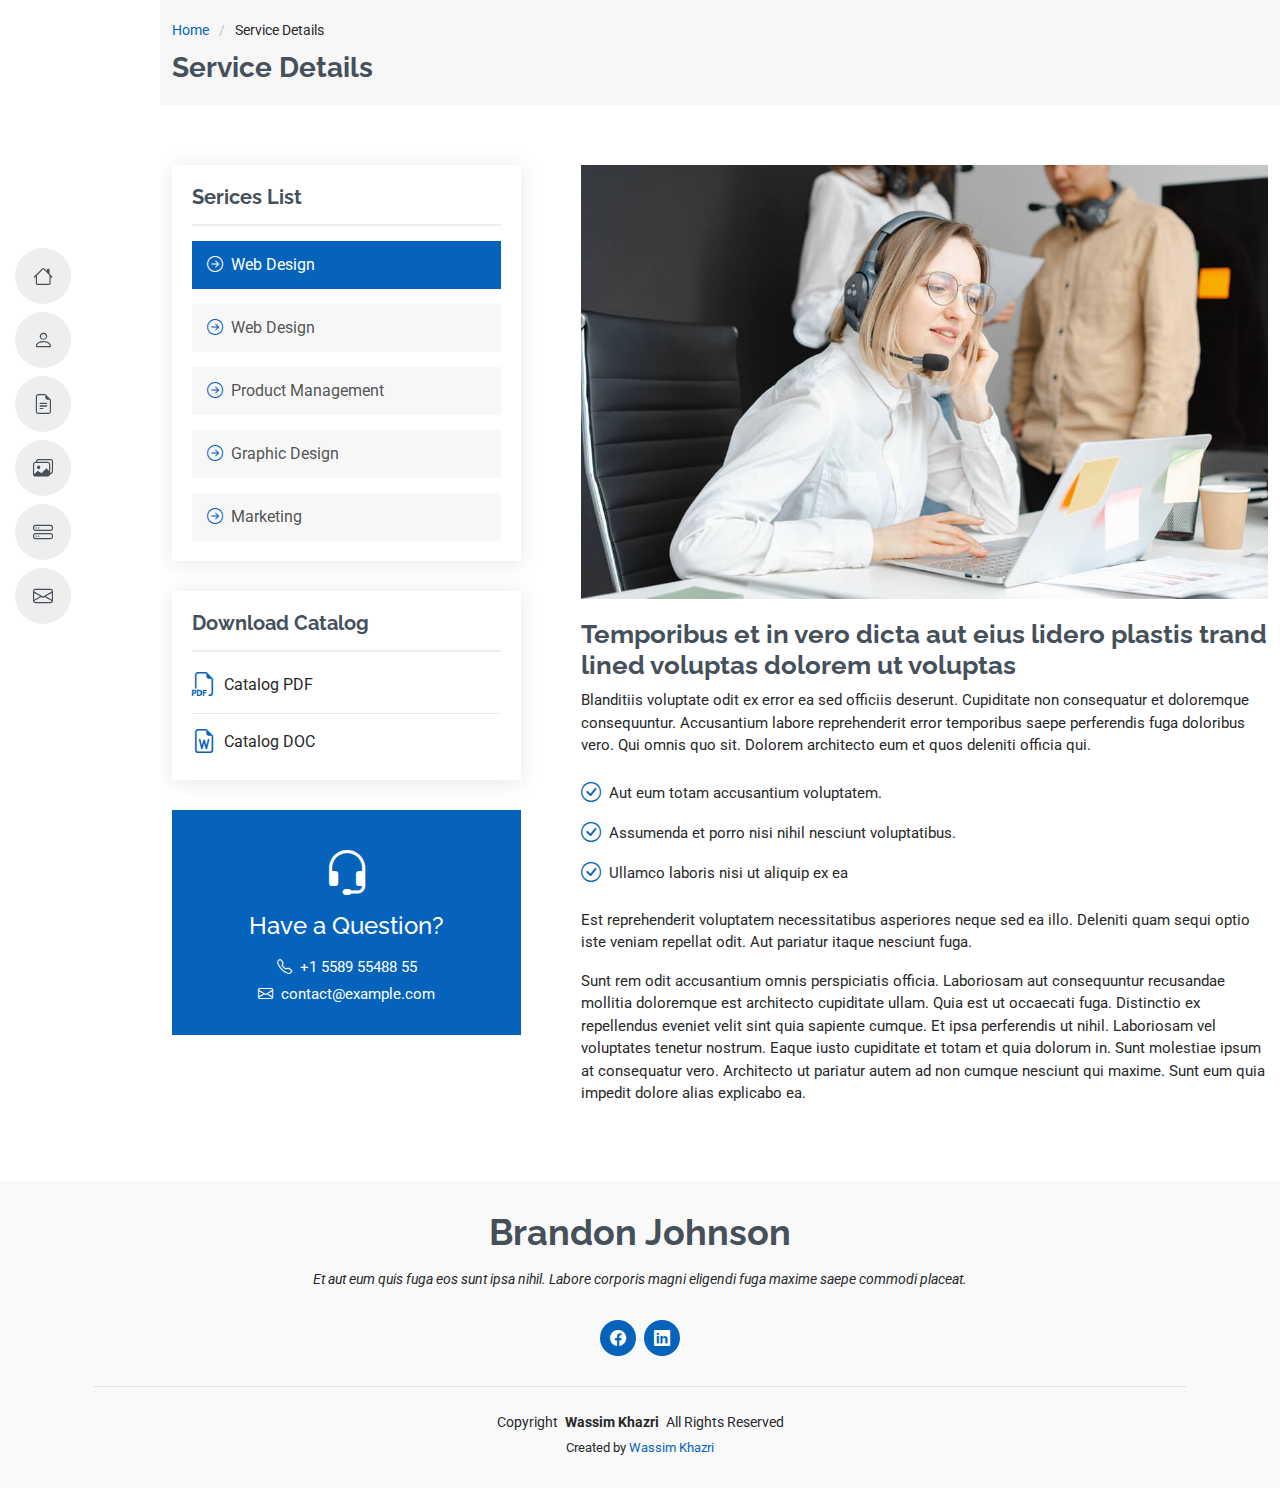
<file: service-details.html>
<!DOCTYPE html>
<html lang="en">

<head>
  <meta charset="utf-8">
  <meta content="width=device-width, initial-scale=1.0" name="viewport">
  <title>Service Details - MyResume Bootstrap Template</title>
  <meta content="" name="description">
  <meta content="" name="keywords">

  <!-- Favicons -->
  <link href="assets/img/favicon.png" rel="icon">
  <link href="assets/img/apple-touch-icon.png" rel="apple-touch-icon">

  <!-- Fonts -->
  <link href="https://fonts.googleapis.com" rel="preconnect">
  <link href="https://fonts.gstatic.com" rel="preconnect" crossorigin>
  <link href="https://fonts.googleapis.com/css2?family=Roboto:ital,wght@0,100;0,300;0,400;0,500;0,700;0,900;1,100;1,300;1,400;1,500;1,700;1,900&family=Poppins:ital,wght@0,100;0,200;0,300;0,400;0,500;0,600;0,700;0,800;0,900;1,100;1,200;1,300;1,400;1,500;1,600;1,700;1,800;1,900&family=Raleway:ital,wght@0,100;0,200;0,300;0,400;0,500;0,600;0,700;0,800;0,900;1,100;1,200;1,300;1,400;1,500;1,600;1,700;1,800;1,900&display=swap" rel="stylesheet">

  <!-- Vendor CSS Files -->
  <link href="assets/vendor/bootstrap/css/bootstrap.min.css" rel="stylesheet">
  <link href="assets/vendor/bootstrap-icons/bootstrap-icons.css" rel="stylesheet">
  <link href="assets/vendor/aos/aos.css" rel="stylesheet">
  <link href="assets/vendor/glightbox/css/glightbox.min.css" rel="stylesheet">
  <link href="assets/vendor/swiper/swiper-bundle.min.css" rel="stylesheet">

  <!-- Main CSS File -->
  <link href="assets/css/main.css" rel="stylesheet">
</head>

<body class="service-details-page">

  <header id="header" class="header d-flex flex-column justify-content-center">

    <i class="header-toggle d-xl-none bi bi-list"></i>

    <nav id="navmenu" class="navmenu">
      <ul>
        <li><a href="index.html#hero"><i class="bi bi-house navicon"></i><span>Home</span></a></li>
        <li><a href="index.html#about"><i class="bi bi-person navicon"></i><span>About</span></a></li>
        <li><a href="index.html#resume"><i class="bi bi-file-earmark-text navicon"></i><span>Resume</span></a></li>
        <li><a href="index.html#portfolio"><i class="bi bi-images navicon"></i><span>Portfolio</span></a></li>
        <li><a href="index.html#services"><i class="bi bi-hdd-stack navicon"></i><span>Services</span></a></li>
        <li><a href="index.html#contact"><i class="bi bi-envelope navicon"></i><span>Contact</span></a></li>
      </ul>
    </nav>

  </header>

  <main class="main">

    <!-- Page Title -->
    <div class="page-title" data-aos="fade">
      <div class="container">
        <nav class="breadcrumbs">
          <ol>
            <li><a href="index.html">Home</a></li>
            <li class="current">Service Details</li>
          </ol>
        </nav>
        <h1>Service Details</h1>
      </div>
    </div><!-- End Page Title -->

    <!-- Service Details Section -->
    <section id="service-details" class="service-details section">

      <div class="container">

        <div class="row gy-5">

          <div class="col-lg-4" data-aos="fade-up" data-aos-delay="100">

            <div class="service-box">
              <h4>Serices List</h4>
              <div class="services-list">
                <a href="#" class="active"><i class="bi bi-arrow-right-circle"></i><span>Web Design</span></a>
                <a href="#"><i class="bi bi-arrow-right-circle"></i><span>Web Design</span></a>
                <a href="#"><i class="bi bi-arrow-right-circle"></i><span>Product Management</span></a>
                <a href="#"><i class="bi bi-arrow-right-circle"></i><span>Graphic Design</span></a>
                <a href="#"><i class="bi bi-arrow-right-circle"></i><span>Marketing</span></a>
              </div>
            </div><!-- End Services List -->

            <div class="service-box">
              <h4>Download Catalog</h4>
              <div class="download-catalog">
                <a href="#"><i class="bi bi-filetype-pdf"></i><span>Catalog PDF</span></a>
                <a href="#"><i class="bi bi-file-earmark-word"></i><span>Catalog DOC</span></a>
              </div>
            </div><!-- End Services List -->

            <div class="help-box d-flex flex-column justify-content-center align-items-center">
              <i class="bi bi-headset help-icon"></i>
              <h4>Have a Question?</h4>
              <p class="d-flex align-items-center mt-2 mb-0"><i class="bi bi-telephone me-2"></i> <span>+1 5589 55488 55</span></p>
              <p class="d-flex align-items-center mt-1 mb-0"><i class="bi bi-envelope me-2"></i> <a href="mailto:contact@example.com">contact@example.com</a></p>
            </div>

          </div>

          <div class="col-lg-8 ps-lg-5" data-aos="fade-up" data-aos-delay="200">
            <img src="assets/img/services.jpg" alt="" class="img-fluid services-img">
            <h3>Temporibus et in vero dicta aut eius lidero plastis trand lined voluptas dolorem ut voluptas</h3>
            <p>
              Blanditiis voluptate odit ex error ea sed officiis deserunt. Cupiditate non consequatur et doloremque consequuntur. Accusantium labore reprehenderit error temporibus saepe perferendis fuga doloribus vero. Qui omnis quo sit. Dolorem architecto eum et quos deleniti officia qui.
            </p>
            <ul>
              <li><i class="bi bi-check-circle"></i> <span>Aut eum totam accusantium voluptatem.</span></li>
              <li><i class="bi bi-check-circle"></i> <span>Assumenda et porro nisi nihil nesciunt voluptatibus.</span></li>
              <li><i class="bi bi-check-circle"></i> <span>Ullamco laboris nisi ut aliquip ex ea</span></li>
            </ul>
            <p>
              Est reprehenderit voluptatem necessitatibus asperiores neque sed ea illo. Deleniti quam sequi optio iste veniam repellat odit. Aut pariatur itaque nesciunt fuga.
            </p>
            <p>
              Sunt rem odit accusantium omnis perspiciatis officia. Laboriosam aut consequuntur recusandae mollitia doloremque est architecto cupiditate ullam. Quia est ut occaecati fuga. Distinctio ex repellendus eveniet velit sint quia sapiente cumque. Et ipsa perferendis ut nihil. Laboriosam vel voluptates tenetur nostrum. Eaque iusto cupiditate et totam et quia dolorum in. Sunt molestiae ipsum at consequatur vero. Architecto ut pariatur autem ad non cumque nesciunt qui maxime. Sunt eum quia impedit dolore alias explicabo ea.
            </p>
          </div>

        </div>

      </div>

    </section><!-- /Service Details Section -->

  </main>

  <footer id="footer" class="footer position-relative light-background">
    <div class="container">
      <h3 class="sitename">Brandon Johnson</h3>
      <p>Et aut eum quis fuga eos sunt ipsa nihil. Labore corporis magni eligendi fuga maxime saepe commodi placeat.</p>
      <div class="social-links d-flex justify-content-center">
        <a href="https://www.facebook.com/wassim.khazri.106" target="_blank"><i class="bi bi-facebook"></i></a>
        <a href="https://www.linkedin.com/in/wassim-khazri-ab923a14b/" target="_blank"><i class="bi bi-linkedin"></i></a>
      </div>
      <div class="container">
        <div class="copyright">
          <span>Copyright</span> <strong class="px-1 sitename">Wassim Khazri</strong> <span>All Rights Reserved</span>
        </div>
        <div class="credits">
          <!-- All the links in the footer should remain intact. -->
          <!-- You can delete the links only if you've purchased the pro version. -->
          <!-- Licensing information: https://bootstrapmade.com/license/ -->
          <!-- Purchase the pro version with working PHP/AJAX contact form: [buy-url] -->
          Created by <a href="https://www.linkedin.com/in/wassim-khazri-ab923a14b/" target="_blank">Wassim Khazri</a>
        </div>
      </div>
    </div>
  </footer>

  <!-- Scroll Top -->
  <a href="#" id="scroll-top" class="scroll-top d-flex align-items-center justify-content-center"><i class="bi bi-arrow-up-short"></i></a>

  <!-- Preloader -->
  <div id="preloader"></div>

  <!-- Vendor JS Files -->
  <script src="assets/vendor/bootstrap/js/bootstrap.bundle.min.js"></script>
  <script src="assets/vendor/php-email-form/validate.js"></script>
  <script src="assets/vendor/aos/aos.js"></script>
  <script src="assets/vendor/typed.js/typed.umd.js"></script>
  <script src="assets/vendor/purecounter/purecounter_vanilla.js"></script>
  <script src="assets/vendor/waypoints/noframework.waypoints.js"></script>
  <script src="assets/vendor/glightbox/js/glightbox.min.js"></script>
  <script src="assets/vendor/imagesloaded/imagesloaded.pkgd.min.js"></script>
  <script src="assets/vendor/isotope-layout/isotope.pkgd.min.js"></script>
  <script src="assets/vendor/swiper/swiper-bundle.min.js"></script>

  <!-- Main JS File -->
  <script src="assets/js/main.js"></script>

</body>

</html>
</file>
<file: assets/css/main.css>
/**
* Template Name: MyResume
* Template URL: https://bootstrapmade.com/free-html-bootstrap-template-my-resume/
* Updated: Jun 29 2024 with Bootstrap v5.3.3
* Author: BootstrapMade.com
* License: https://bootstrapmade.com/license/
*/

/*--------------------------------------------------------------
# Font & Color Variables
# Help: https://bootstrapmade.com/color-system/
--------------------------------------------------------------*/
/* Fonts */
:root {
  --default-font: "Roboto",  system-ui, -apple-system, "Segoe UI", Roboto, "Helvetica Neue", Arial, "Noto Sans", "Liberation Sans", sans-serif, "Apple Color Emoji", "Segoe UI Emoji", "Segoe UI Symbol", "Noto Color Emoji";
  --heading-font: "Raleway",  sans-serif;
  --nav-font: "Poppins",  sans-serif;
}

/* Global Colors - The following color variables are used throughout the website. Updating them here will change the color scheme of the entire website */
:root { 
  --background-color: #ffffff; /* Background color for the entire website, including individual sections */
  --default-color: #272829; /* Default color used for the majority of the text content across the entire website */
  --heading-color: #45505b; /* Color for headings, subheadings and title throughout the website */
  --accent-color: #0563bb; /* Accent color that represents your brand on the website. It's used for buttons, links, and other elements that need to stand out */
  --surface-color: #ffffff; /* The surface color is used as a background of boxed elements within sections, such as cards, icon boxes, or other elements that require a visual separation from the global background. */
  --contrast-color: #ffffff; /* Contrast color for text, ensuring readability against backgrounds of accent, heading, or default colors. */
}

/* Nav Menu Colors - The following color variables are used specifically for the navigation menu. They are separate from the global colors to allow for more customization options */
:root {
  --nav-color: #45505b;  /* The default color of the main navmenu links */
  --nav-hover-color: #0563bb; /* Applied to main navmenu links when they are hovered over or active */
  --nav-mobile-background-color: #ffffff; /* Used as the background color for mobile navigation menu */
  --nav-dropdown-background-color: #ffffff; /* Used as the background color for dropdown items that appear when hovering over primary navigation items */
  --nav-dropdown-color: #212529; /* Used for navigation links of the dropdown items in the navigation menu. */
  --nav-dropdown-hover-color: #0563bb; /* Similar to --nav-hover-color, this color is applied to dropdown navigation links when they are hovered over. */
}

/* Color Presets - These classes override global colors when applied to any section or element, providing reuse of the sam color scheme. */

.light-background {
  --background-color: #f9f9f9;
  --surface-color: #ffffff;
}

.dark-background {
  --background-color: #060606;
  --default-color: #ffffff;
  --heading-color: #ffffff;
  --surface-color: #252525;
  --contrast-color: #ffffff;
}

/* Smooth scroll */
:root {
  scroll-behavior: smooth;
}

/*--------------------------------------------------------------
# General Styling & Shared Classes
--------------------------------------------------------------*/
body {
  color: var(--default-color);
  background-color: var(--background-color);
  font-family: var(--default-font);
}

a {
  color: var(--accent-color);
  text-decoration: none;
  transition: 0.3s;
}

a:hover {
  color: color-mix(in srgb, var(--accent-color), transparent 25%);
  text-decoration: none;
}

h1,
h2,
h3,
h4,
h5,
h6 {
  color: var(--heading-color);
  font-family: var(--heading-font);
}

/* PHP Email Form Messages
------------------------------*/
.php-email-form .error-message {
  display: none;
  background: #df1529;
  color: #ffffff;
  text-align: left;
  padding: 15px;
  margin-bottom: 24px;
  font-weight: 600;
}

.php-email-form .sent-message {
  display: none;
  color: #ffffff;
  background: #059652;
  text-align: center;
  padding: 15px;
  margin-bottom: 24px;
  font-weight: 600;
}

.php-email-form .loading {
  display: none;
  background: var(--surface-color);
  text-align: center;
  padding: 15px;
  margin-bottom: 24px;
}

.php-email-form .loading:before {
  content: "";
  display: inline-block;
  border-radius: 50%;
  width: 24px;
  height: 24px;
  margin: 0 10px -6px 0;
  border: 3px solid var(--accent-color);
  border-top-color: var(--surface-color);
  animation: php-email-form-loading 1s linear infinite;
}

@keyframes php-email-form-loading {
  0% {
    transform: rotate(0deg);
  }

  100% {
    transform: rotate(360deg);
  }
}

/*--------------------------------------------------------------
# Global Header
--------------------------------------------------------------*/
.header {
  color: var(--default-color);
  position: fixed;
  top: 0;
  left: 0;
  bottom: 0;
  padding: 0 15px;
  transition: all ease-in-out 0.3s;
  overflow-y: auto;
  z-index: 997;
  min-width: 200px;
}

@media (max-width: 1199px) {
  .header {
    background-color: var(--background-color);
    border-right: 1px solid color-mix(in srgb, var(--default-color), transparent 90%);
    width: 300px;
    left: -100%;
  }
}

@media (min-width: 1200px) and (max-width: 1600px) {
  .header~main {
    margin-left: 160px;
  }

  .header~main .hero {
    margin-left: -160px;
    width: 100vw;
  }
}

.header.header-show {
  left: 0;
}

.header .header-toggle {
  color: var(--contrast-color);
  background-color: var(--accent-color);
  font-size: 22px;
  display: flex;
  align-items: center;
  justify-content: center;
  width: 40px;
  height: 40px;
  border-radius: 50%;
  cursor: pointer;
  position: fixed;
  top: 15px;
  right: 15px;
  z-index: 9999;
  transition: background-color 0.3s;
}

.header .header-toggle:hover {
  color: var(--contrast-color);
  background-color: color-mix(in srgb, var(--accent-color) 90%, white 15%);
}

/*--------------------------------------------------------------
# Navigation Menu
--------------------------------------------------------------*/
.navmenu {
  padding: 0;
  z-index: 9997;
}

.navmenu ul {
  list-style: none;
  padding: 0 0 20px 0;
  margin: 0;
  width: 140px;
}

.navmenu a,
.navmenu a:focus {
  color: var(--nav-color);
  font-family: var(--nav-font);
  display: flex;
  align-items: center;
  padding: 10px 18px;
  margin-bottom: 8px;
  font-size: 15px;
  border-radius: 50px;
  background: color-mix(in srgb, var(--default-color), transparent 92%);
  height: 56px;
  width: 100%;
  overflow: hidden;
  transition: 0.3s;
}

.navmenu a i,
.navmenu a:focus i {
  font-size: 20px;
}

.navmenu a span,
.navmenu a:focus span {
  padding: 0 5px 0 7px;
}

@media (min-width: 992px) {

  .navmenu a,
  .navmenu a:focus {
    max-width: 56px;
  }

  .navmenu a span,
  .navmenu a:focus span {
    display: none;
  }
}

.navmenu a:hover,
.navmenu .active,
.navmenu .active:focus,
.navmenu li:hover>a {
  color: var(--contrast-color);
  background: var(--nav-hover-color);
}

.navmenu a:hover,
.navmenu li:hover>a {
  max-width: 100%;
  color: var(--contrast-color);
}

.navmenu a:hover span,
.navmenu li:hover>a span {
  display: block;
}

/*--------------------------------------------------------------
# Global Footer
--------------------------------------------------------------*/
.footer {
  color: var(--default-color);
  background-color: var(--background-color);
  font-size: 14px;
  text-align: center;
  padding: 30px 0;
  position: relative;
}

.footer h3 {
  font-size: 36px;
  font-weight: 700;
  position: relative;
  padding: 0;
  margin: 0 0 15px 0;
}

.footer p {
  font-size: 15;
  font-style: italic;
  padding: 0;
  margin: 0 0 30px 0;
}

.footer .social-links {
  margin: 0 0 30px 0;
}

.footer .social-links a {
  font-size: 16px;
  display: flex;
  align-items: center;
  justify-content: center;
  background: var(--accent-color);
  color: var(--contrast-color);
  line-height: 1;
  margin: 0 4px;
  border-radius: 50%;
  text-align: center;
  width: 36px;
  height: 36px;
  transition: 0.3s;
}

.footer .social-links a:hover {
  background: color-mix(in srgb, var(--accent-color), transparent 20%);
  text-decoration: none;
}

.footer .copyright {
  padding-top: 25px;
  border-top: 1px solid color-mix(in srgb, var(--default-color), transparent 90%);
}

.footer .credits {
  font-size: 13px;
  padding-top: 5px;
}

/*--------------------------------------------------------------
# Preloader
--------------------------------------------------------------*/
#preloader {
  position: fixed;
  inset: 0;
  z-index: 999999;
  overflow: hidden;
  background: var(--background-color);
  transition: all 0.6s ease-out;
}

#preloader:before {
  content: "";
  position: fixed;
  top: calc(50% - 30px);
  left: calc(50% - 30px);
  border: 6px solid #ffffff;
  border-color: var(--accent-color) transparent var(--accent-color) transparent;
  border-radius: 50%;
  width: 60px;
  height: 60px;
  animation: animate-preloader 1.5s linear infinite;
}

@keyframes animate-preloader {
  0% {
    transform: rotate(0deg);
  }

  100% {
    transform: rotate(360deg);
  }
}

/*--------------------------------------------------------------
# Scroll Top Button
--------------------------------------------------------------*/
.scroll-top {
  position: fixed;
  visibility: hidden;
  opacity: 0;
  right: 15px;
  bottom: -15px;
  z-index: 99999;
  background-color: var(--accent-color);
  width: 44px;
  height: 44px;
  border-radius: 50px;
  transition: all 0.4s;
}

.scroll-top i {
  font-size: 24px;
  color: var(--contrast-color);
  line-height: 0;
}

.scroll-top:hover {
  background-color: color-mix(in srgb, var(--accent-color), transparent 20%);
  color: var(--contrast-color);
}

.scroll-top.active {
  visibility: visible;
  opacity: 1;
  bottom: 15px;
}

/*--------------------------------------------------------------
# Disable aos animation delay on mobile devices
--------------------------------------------------------------*/
@media screen and (max-width: 768px) {
  [data-aos-delay] {
    transition-delay: 0 !important;
  }
}

/*--------------------------------------------------------------
# Global Page Titles & Breadcrumbs
--------------------------------------------------------------*/
.page-title {
  --background-color: color-mix(in srgb, var(--default-color), transparent 96%);
  color: var(--default-color);
  background-color: var(--background-color);
  padding: 20px 0;
  position: relative;
}

.page-title h1 {
  font-size: 28px;
  font-weight: 700;
  margin: 0;
}

.page-title .breadcrumbs ol {
  display: flex;
  flex-wrap: wrap;
  list-style: none;
  padding: 0 0 10px 0;
  margin: 0;
  font-size: 14px;
  font-weight: 400;
}

.page-title .breadcrumbs ol li+li {
  padding-left: 10px;
}

.page-title .breadcrumbs ol li+li::before {
  content: "/";
  display: inline-block;
  padding-right: 10px;
  color: color-mix(in srgb, var(--default-color), transparent 70%);
}

/*--------------------------------------------------------------
# Global Sections
--------------------------------------------------------------*/
section,
.section {
  color: var(--default-color);
  background-color: var(--background-color);
  padding: 60px 0;
  overflow: clip;
}

/*--------------------------------------------------------------
# Global Section Titles
--------------------------------------------------------------*/
.section-title {
  text-align: center;
  padding-bottom: 60px;
  position: relative;
}

.section-title h2 {
  font-size: 32px;
  font-weight: 700;
  margin-bottom: 20px;
  padding-bottom: 20px;
  position: relative;
}

.section-title h2:before {
  content: "";
  position: absolute;
  display: block;
  width: 160px;
  height: 1px;
  background: color-mix(in srgb, var(--default-color), transparent 60%);
  left: 0;
  right: 0;
  bottom: 1px;
  margin: auto;
}

.section-title h2::after {
  content: "";
  position: absolute;
  display: block;
  width: 60px;
  height: 3px;
  background: var(--accent-color);
  left: 0;
  right: 0;
  bottom: 0;
  margin: auto;
}

.section-title p {
  margin-bottom: 0;
}

/*--------------------------------------------------------------
# Hero Section
--------------------------------------------------------------*/
.hero {
  width: 100%;
  min-height: 100vh;
  position: relative;
  padding: 80px 0;
  display: flex;
  align-items: center;
  justify-content: center;
}

.hero img {
  position: absolute;
  inset: 0;
  display: block;
  width: 100%;
  height: 100%;
  object-fit: cover;
  z-index: 1;
}

.hero:before {
  content: "";
  background: color-mix(in srgb, var(--background-color), transparent 30%);
  position: absolute;
  inset: 0;
  z-index: 2;
}

.hero .container {
  position: relative;
  z-index: 3;
}

.hero h2 {
  margin: 0;
  font-size: 64px;
  font-weight: 700;
}

.hero p {
  margin: 5px 0 0 0;
  font-size: 26px;
}

.hero p span {
  letter-spacing: 1px;
  border-bottom: 2px solid var(--accent-color);
}

.hero .social-links {
  margin-top: 25px;
}

.hero .social-links a {
  font-size: 20px;
  display: inline-block;
  color: color-mix(in srgb, var(--default-color), transparent 30%);
  line-height: 1;
  margin-right: 20px;
  transition: 0.3s;
}

.hero .social-links a:hover {
  color: var(--accent-color);
}

@media (max-width: 768px) {
  .hero h2 {
    font-size: 32px;
  }

  .hero p {
    font-size: 20px;
  }
}

/*--------------------------------------------------------------
# About Section
--------------------------------------------------------------*/
.about .content h2 {
  font-weight: 700;
  font-size: 24px;
}

.about .content ul {
  list-style: none;
  padding: 0;
}

.about .content ul li {
  margin-bottom: 20px;
  display: flex;
  align-items: center;
}

.about .content ul strong {
  margin-right: 10px;
}

.about .content ul i {
  font-size: 16px;
  margin-right: 5px;
  color: var(--accent-color);
  line-height: 0;
}

/*--------------------------------------------------------------
# Stats Section
--------------------------------------------------------------*/
.stats i {
  background-color: var(--accent-color);
  color: var(--contrast-color);
  width: 54px;
  height: 54px;
  font-size: 24px;
  border-radius: 50px;
  display: inline-flex;
  align-items: center;
  justify-content: center;
  position: relative;
  z-index: 1;
}

.stats .stats-item {
  margin-top: 10px;
  width: 100%;
  position: relative;
  text-align: center;
  z-index: 0;
}

.stats .stats-item span {
  font-size: 36px;
  display: block;
  font-weight: 700;
  color: color-mix(in srgb, var(--default-color), transparent 20%);
}

.stats .stats-item p {
  padding: 0;
  margin: 0;
  color: color-mix(in srgb, var(--default-color), transparent 50%);
  font-size: 16px;
}

/*--------------------------------------------------------------
# Skills Section
--------------------------------------------------------------*/
.skills .progress {
  height: 60px;
  display: block;
  background: none;
  border-radius: 0;
}

.skills .progress .skill {
  color: var(--heading-color);
  padding: 0;
  margin: 0 0 6px 0;
  text-transform: uppercase;
  display: block;
  font-weight: 600;
  font-family: var(--heading-font);
}

.skills .progress .skill .val {
  float: right;
  font-style: normal;
}

.skills .progress-bar-wrap {
  background: color-mix(in srgb, var(--default-color), transparent 90%);
  height: 10px;
}

.skills .progress-bar {
  width: 1px;
  height: 10px;
  transition: 0.9s;
  background-color: var(--accent-color);
}

/*--------------------------------------------------------------
# Resume Section
--------------------------------------------------------------*/
.resume .resume-title {
  color: var(--heading-color);
  font-size: 26px;
  font-weight: 700;
  margin-top: 20px;
  margin-bottom: 20px;
}

.resume .resume-item {
  padding: 0 0 20px 20px;
  margin-top: -2px;
  border-left: 2px solid var(--accent-color);
  position: relative;
}

.resume .resume-item h4 {
  line-height: 18px;
  font-size: 18px;
  font-weight: 600;
  text-transform: uppercase;
  color: color-mix(in srgb, var(--default-color), transparent 20%);
  margin-bottom: 10px;
}

.resume .resume-item h5 {
  font-size: 16px;
  padding: 5px 15px;
  display: inline-block;
  font-weight: 600;
  margin-bottom: 10px;
}

.resume .resume-item ul {
  padding-left: 20px;
}

.resume .resume-item ul li {
  padding-bottom: 10px;
}

.resume .resume-item:last-child {
  padding-bottom: 0;
}

.resume .resume-item::before {
  content: "";
  position: absolute;
  width: 16px;
  height: 16px;
  border-radius: 50px;
  left: -9px;
  top: 0;
  background: var(--background-color);
  border: 2px solid var(--accent-color);
}

/*--------------------------------------------------------------
# Portfolio Section
--------------------------------------------------------------*/
.portfolio .portfolio-filters {
  padding: 0;
  margin: 0 auto 20px auto;
  list-style: none;
  text-align: center;
}

.portfolio .portfolio-filters li {
  cursor: pointer;
  display: inline-block;
  padding: 8px 20px 10px 20px;
  margin: 0;
  font-size: 15px;
  font-weight: 500;
  line-height: 1;
  margin-bottom: 5px;
  border-radius: 50px;
  transition: all 0.3s ease-in-out;
  font-family: var(--heading-font);
}

.portfolio .portfolio-filters li:hover,
.portfolio .portfolio-filters li.filter-active {
  color: var(--contrast-color);
  background-color: var(--accent-color);
}

.portfolio .portfolio-filters li:first-child {
  margin-left: 0;
}

.portfolio .portfolio-filters li:last-child {
  margin-right: 0;
}

@media (max-width: 575px) {
  .portfolio .portfolio-filters li {
    font-size: 14px;
    margin: 0 0 10px 0;
  }
}

.portfolio .portfolio-item {
  position: relative;
  overflow: hidden;
}

.portfolio .portfolio-item .portfolio-info {
  opacity: 0;
  position: absolute;
  left: 12px;
  right: 12px;
  bottom: -100%;
  z-index: 3;
  transition: all ease-in-out 0.5s;
  background: color-mix(in srgb, var(--background-color), transparent 10%);
  padding: 15px;
}

.portfolio .portfolio-item .portfolio-info h4 {
  font-size: 18px;
  font-weight: 600;
  padding-right: 50px;
}

.portfolio .portfolio-item .portfolio-info p {
  color: color-mix(in srgb, var(--default-color), transparent 30%);
  font-size: 14px;
  margin-bottom: 0;
  padding-right: 50px;
}

.portfolio .portfolio-item .portfolio-info .preview-link,
.portfolio .portfolio-item .portfolio-info .details-link {
  position: absolute;
  right: 50px;
  font-size: 24px;
  top: calc(50% - 14px);
  color: color-mix(in srgb, var(--default-color), transparent 30%);
  transition: 0.3s;
  line-height: 0;
}

.portfolio .portfolio-item .portfolio-info .preview-link:hover,
.portfolio .portfolio-item .portfolio-info .details-link:hover {
  color: var(--accent-color);
}

.portfolio .portfolio-item .portfolio-info .details-link {
  right: 14px;
  font-size: 28px;
}

.portfolio .portfolio-item:hover .portfolio-info {
  opacity: 1;
  bottom: 0;
}

/*--------------------------------------------------------------
# Services Section
--------------------------------------------------------------*/
.services .service-item {
  background-color: var(--surface-color);
  box-shadow: 0px 5px 90px 0px rgba(0, 0, 0, 0.1);
  height: 100%;
  padding: 60px 30px;
  text-align: center;
  transition: 0.3s;
  border-radius: 5px;
}

.services .service-item .icon {
  margin: 0 auto;
  width: 100px;
  height: 100px;
  display: flex;
  align-items: center;
  justify-content: center;
  transition: ease-in-out 0.3s;
  position: relative;
}

.services .service-item .icon i {
  font-size: 36px;
  transition: 0.5s;
  position: relative;
}

.services .service-item .icon svg {
  position: absolute;
  top: 0;
  left: 0;
}

.services .service-item .icon svg path {
  transition: 0.5s;
  fill: color-mix(in srgb, var(--default-color), transparent 95%);
}

.services .service-item h3 {
  font-weight: 700;
  margin: 10px 0 15px 0;
  font-size: 22px;
}

.services .service-item p {
  line-height: 24px;
  font-size: 14px;
  margin-bottom: 0;
}

.services .service-item:hover {
  box-shadow: 0px 5px 35px 0px rgba(0, 0, 0, 0.1);
}

.services .service-item.item-cyan i {
  color: #0dcaf0;
}

.services .service-item.item-cyan:hover .icon i {
  color: #fff;
}

.services .service-item.item-cyan:hover .icon path {
  fill: #0dcaf0;
}

.services .service-item.item-orange i {
  color: #fd7e14;
}

.services .service-item.item-orange:hover .icon i {
  color: #fff;
}

.services .service-item.item-orange:hover .icon path {
  fill: #fd7e14;
}

.services .service-item.item-teal i {
  color: #20c997;
}

.services .service-item.item-teal:hover .icon i {
  color: #fff;
}

.services .service-item.item-teal:hover .icon path {
  fill: #20c997;
}

.services .service-item.item-red i {
  color: #df1529;
}

.services .service-item.item-red:hover .icon i {
  color: #fff;
}

.services .service-item.item-red:hover .icon path {
  fill: #df1529;
}

.services .service-item.item-indigo i {
  color: #6610f2;
}

.services .service-item.item-indigo:hover .icon i {
  color: #fff;
}

.services .service-item.item-indigo:hover .icon path {
  fill: #6610f2;
}

.services .service-item.item-pink i {
  color: #f3268c;
}

.services .service-item.item-pink:hover .icon i {
  color: #fff;
}

.services .service-item.item-pink:hover .icon path {
  fill: #f3268c;
}

/*--------------------------------------------------------------
# Testimonials Section
--------------------------------------------------------------*/
.testimonials .testimonials-carousel,
.testimonials .testimonials-slider {
  overflow: hidden;
}

.testimonials .testimonial-item .testimonial-content {
  border-left: 3px solid var(--accent-color);
  padding-left: 30px;
}

.testimonials .testimonial-item .testimonial-img {
  border-radius: 50%;
  border: 4px solid var(--background-color);
  margin: 0 auto;
}

.testimonials .testimonial-item h3 {
  font-size: 20px;
  font-weight: bold;
  margin: 10px 0 5px 0;
}

.testimonials .testimonial-item h4 {
  font-size: 14px;
  color: color-mix(in srgb, var(--default-color), transparent 40%);
  margin: 0 0 10px 0;
}

.testimonials .testimonial-item .stars i {
  color: #ffc107;
  margin: 0 1px;
}

.testimonials .testimonial-item .quote-icon-left,
.testimonials .testimonial-item .quote-icon-right {
  color: color-mix(in srgb, var(--accent-color), transparent 50%);
  font-size: 26px;
  line-height: 0;
}

.testimonials .testimonial-item .quote-icon-left {
  display: inline-block;
  left: -5px;
  position: relative;
}

.testimonials .testimonial-item .quote-icon-right {
  display: inline-block;
  right: -5px;
  position: relative;
  top: 10px;
  transform: scale(-1, -1);
}

.testimonials .testimonial-item p {
  font-style: italic;
}

.testimonials .swiper-wrapper {
  height: auto;
}

.testimonials .swiper-pagination {
  margin-top: 30px;
  position: relative;
}

.testimonials .swiper-pagination .swiper-pagination-bullet {
  width: 12px;
  height: 12px;
  background-color: color-mix(in srgb, var(--default-color), transparent 85%);
  opacity: 1;
}

.testimonials .swiper-pagination .swiper-pagination-bullet-active {
  background-color: var(--accent-color);
}

/*--------------------------------------------------------------
# Contact Section
--------------------------------------------------------------*/
.contact .info-item+.info-item {
  margin-top: 40px;
}

.contact .info-item i {
  color: var(--accent-color);
  background: color-mix(in srgb, var(--accent-color), transparent 92%);
  font-size: 20px;
  width: 44px;
  height: 44px;
  display: flex;
  justify-content: center;
  align-items: center;
  border-radius: 50px;
  transition: all 0.3s ease-in-out;
  margin-right: 15px;
}

.contact .info-item h3 {
  padding: 0;
  font-size: 18px;
  font-weight: 700;
  margin-bottom: 5px;
}

.contact .info-item p {
  padding: 0;
  margin-bottom: 0;
  font-size: 14px;
}

.contact .info-item:hover i {
  background: var(--accent-color);
  color: var(--contrast-color);
}

.contact .php-email-form {
  height: 100%;
}

.contact .php-email-form input[type=text],
.contact .php-email-form input[type=email],
.contact .php-email-form textarea {
  font-size: 14px;
  padding: 10px 15px;
  box-shadow: none;
  border-radius: 0;
  color: var(--default-color);
  background-color: color-mix(in srgb, var(--background-color), transparent 50%);
  border-color: color-mix(in srgb, var(--default-color), transparent 80%);
}

.contact .php-email-form input[type=text]:focus,
.contact .php-email-form input[type=email]:focus,
.contact .php-email-form textarea:focus {
  border-color: var(--accent-color);
}

.contact .php-email-form input[type=text]::placeholder,
.contact .php-email-form input[type=email]::placeholder,
.contact .php-email-form textarea::placeholder {
  color: color-mix(in srgb, var(--default-color), transparent 70%);
}

.contact .php-email-form button[type=submit] {
  color: var(--contrast-color);
  background: var(--accent-color);
  border: 0;
  padding: 10px 30px;
  transition: 0.4s;
  border-radius: 50px;
}

.contact .php-email-form button[type=submit]:hover {
  background: color-mix(in srgb, var(--accent-color), transparent 25%);
}

/*--------------------------------------------------------------
# Portfolio Details Section
--------------------------------------------------------------*/
.portfolio-details .portfolio-details-slider img {
  width: 100%;
}

.portfolio-details .swiper-wrapper {
  height: auto;
}

.portfolio-details .swiper-button-prev,
.portfolio-details .swiper-button-next {
  width: 48px;
  height: 48px;
}

.portfolio-details .swiper-button-prev:after,
.portfolio-details .swiper-button-next:after {
  color: rgba(255, 255, 255, 0.8);
  background-color: rgba(0, 0, 0, 0.15);
  font-size: 24px;
  border-radius: 50%;
  width: 48px;
  height: 48px;
  display: flex;
  align-items: center;
  justify-content: center;
  transition: 0.3s;
}

.portfolio-details .swiper-button-prev:hover:after,
.portfolio-details .swiper-button-next:hover:after {
  background-color: rgba(0, 0, 0, 0.3);
}

@media (max-width: 575px) {

  .portfolio-details .swiper-button-prev,
  .portfolio-details .swiper-button-next {
    display: none;
  }
}

.portfolio-details .swiper-pagination {
  margin-top: 20px;
  position: relative;
}

.portfolio-details .swiper-pagination .swiper-pagination-bullet {
  width: 10px;
  height: 10px;
  background-color: color-mix(in srgb, var(--default-color), transparent 85%);
  opacity: 1;
}

.portfolio-details .swiper-pagination .swiper-pagination-bullet-active {
  background-color: var(--accent-color);
}

.portfolio-details .portfolio-info h3 {
  font-size: 22px;
  font-weight: 700;
  margin-bottom: 20px;
  padding-bottom: 20px;
  position: relative;
}

.portfolio-details .portfolio-info h3:after {
  content: "";
  position: absolute;
  display: block;
  width: 50px;
  height: 3px;
  background: var(--accent-color);
  left: 0;
  bottom: 0;
}

.portfolio-details .portfolio-info ul {
  list-style: none;
  padding: 0;
  font-size: 15px;
}

.portfolio-details .portfolio-info ul li {
  display: flex;
  flex-direction: column;
  padding-bottom: 15px;
}

.portfolio-details .portfolio-info ul strong {
  text-transform: uppercase;
  font-weight: 400;
  color: color-mix(in srgb, var(--default-color), transparent 50%);
  font-size: 14px;
}

.portfolio-details .portfolio-info .btn-visit {
  padding: 8px 40px;
  background: var(--accent-color);
  color: var(--contrast-color);
  border-radius: 50px;
  transition: 0.3s;
}

.portfolio-details .portfolio-info .btn-visit:hover {
  background: color-mix(in srgb, var(--accent-color), transparent 20%);
}

.portfolio-details .portfolio-description h2 {
  font-size: 26px;
  font-weight: 700;
  margin-bottom: 20px;
}

.portfolio-details .portfolio-description p {
  padding: 0;
}

.portfolio-details .portfolio-description .testimonial-item {
  padding: 30px 30px 0 30px;
  position: relative;
  background: color-mix(in srgb, var(--default-color), transparent 97%);
  margin-bottom: 50px;
}

.portfolio-details .portfolio-description .testimonial-item .testimonial-img {
  width: 90px;
  border-radius: 50px;
  border: 6px solid var(--background-color);
  float: left;
  margin: 0 10px 0 0;
}

.portfolio-details .portfolio-description .testimonial-item h3 {
  font-size: 18px;
  font-weight: bold;
  margin: 15px 0 5px 0;
  padding-top: 20px;
}

.portfolio-details .portfolio-description .testimonial-item h4 {
  font-size: 14px;
  color: #6c757d;
  margin: 0;
}

.portfolio-details .portfolio-description .testimonial-item .quote-icon-left,
.portfolio-details .portfolio-description .testimonial-item .quote-icon-right {
  color: color-mix(in srgb, var(--accent-color), transparent 50%);
  font-size: 26px;
  line-height: 0;
}

.portfolio-details .portfolio-description .testimonial-item .quote-icon-left {
  display: inline-block;
  left: -5px;
  position: relative;
}

.portfolio-details .portfolio-description .testimonial-item .quote-icon-right {
  display: inline-block;
  right: -5px;
  position: relative;
  top: 10px;
  transform: scale(-1, -1);
}

.portfolio-details .portfolio-description .testimonial-item p {
  font-style: italic;
  margin: 0 0 15px 0 0 0;
  padding: 0;
}

/*--------------------------------------------------------------
# Service Details Section
--------------------------------------------------------------*/
.service-details .service-box {
  padding: 20px;
  box-shadow: 0px 2px 20px rgba(0, 0, 0, 0.1);
}

.service-details .service-box+.service-box {
  margin-top: 30px;
}

.service-details .service-box h4 {
  font-size: 20px;
  font-weight: 700;
  border-bottom: 2px solid color-mix(in srgb, var(--default-color), transparent 92%);
  padding-bottom: 15px;
  margin-bottom: 15px;
}

.service-details .services-list a {
  color: color-mix(in srgb, var(--default-color), transparent 20%);
  background-color: color-mix(in srgb, var(--default-color), transparent 96%);
  display: flex;
  align-items: center;
  padding: 12px 15px;
  margin-top: 15px;
  transition: 0.3s;
}

.service-details .services-list a:first-child {
  margin-top: 0;
}

.service-details .services-list a i {
  font-size: 16px;
  margin-right: 8px;
  color: var(--accent-color);
}

.service-details .services-list a.active {
  color: var(--contrast-color);
  background-color: var(--accent-color);
}

.service-details .services-list a.active i {
  color: var(--contrast-color);
}

.service-details .services-list a:hover {
  background-color: color-mix(in srgb, var(--accent-color), transparent 95%);
  color: var(--accent-color);
}

.service-details .download-catalog a {
  color: var(--default-color);
  display: flex;
  align-items: center;
  padding: 10px 0;
  transition: 0.3s;
  border-top: 1px solid color-mix(in srgb, var(--default-color), transparent 90%);
}

.service-details .download-catalog a:first-child {
  border-top: 0;
  padding-top: 0;
}

.service-details .download-catalog a:last-child {
  padding-bottom: 0;
}

.service-details .download-catalog a i {
  font-size: 24px;
  margin-right: 8px;
  color: var(--accent-color);
}

.service-details .download-catalog a:hover {
  color: var(--accent-color);
}

.service-details .help-box {
  background-color: var(--accent-color);
  color: var(--contrast-color);
  margin-top: 30px;
  padding: 30px 15px;
}

.service-details .help-box .help-icon {
  font-size: 48px;
}

.service-details .help-box h4,
.service-details .help-box a {
  color: var(--contrast-color);
}

.service-details .services-img {
  margin-bottom: 20px;
}

.service-details h3 {
  font-size: 26px;
  font-weight: 700;
}

.service-details p {
  font-size: 15px;
}

.service-details ul {
  list-style: none;
  padding: 0;
  font-size: 15px;
}

.service-details ul li {
  padding: 5px 0;
  display: flex;
  align-items: center;
}

.service-details ul i {
  font-size: 20px;
  margin-right: 8px;
  color: var(--accent-color);
}

/*--------------------------------------------------------------
# Starter Section Section
--------------------------------------------------------------*/
.starter-section {
  /* Add your styles here */
}

#hero .col-lg-9 {
  text-align: right; /* Aligne le texte à gauche si nécessaire */
}

.flag-icon {
  width: 30px;
  height: auto;
  margin-right: 0px;
  vertical-align: middle;
}
</file>
